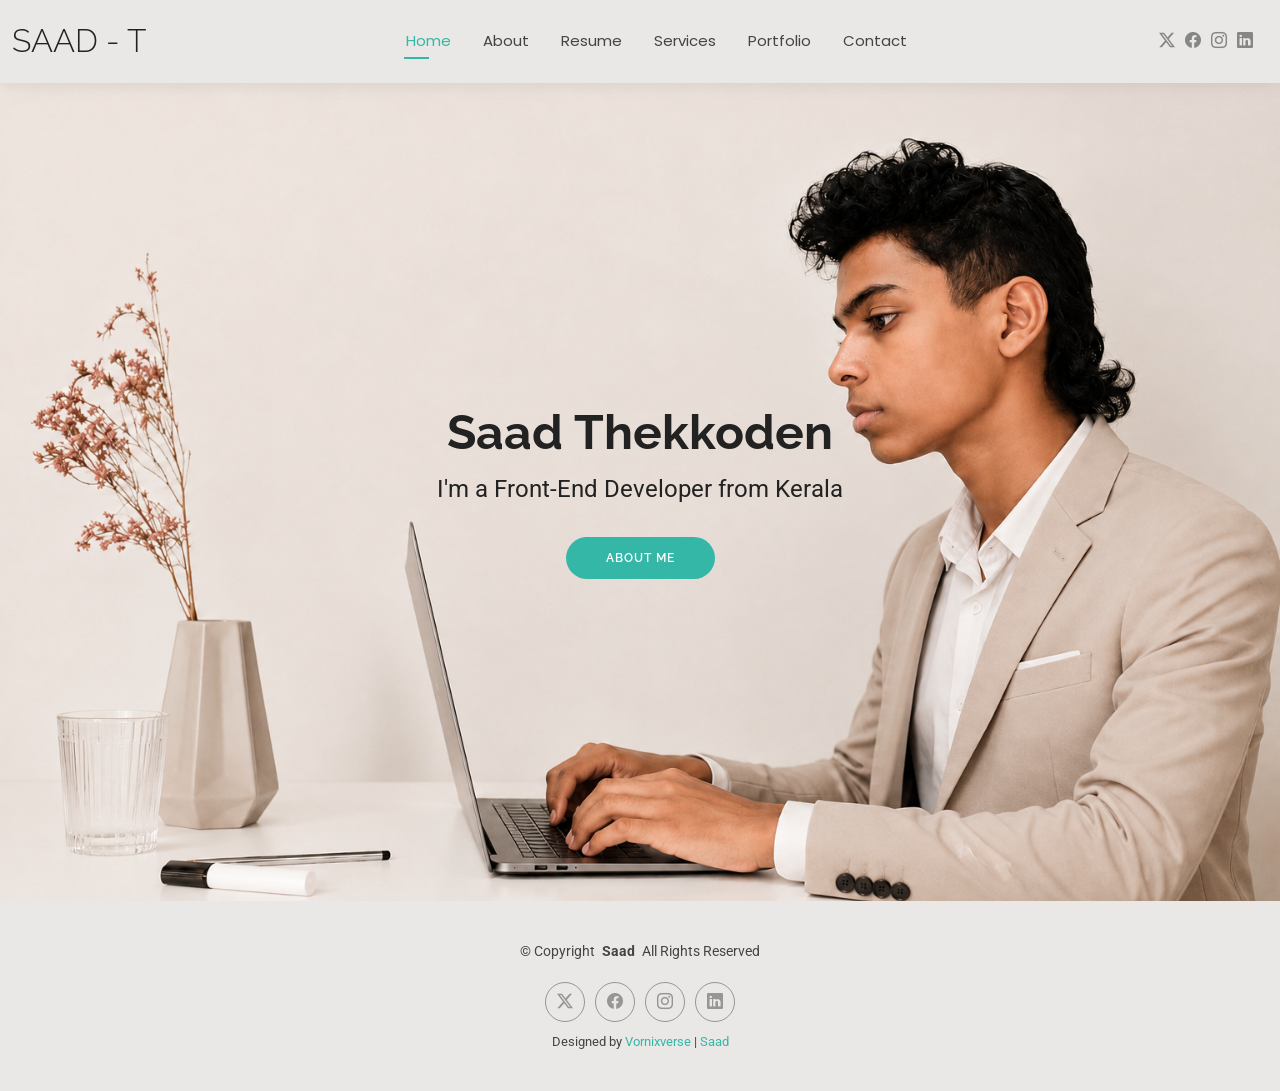
<file: index.html>
<!DOCTYPE html>
<html lang="en">

<head>
  <meta charset="utf-8">
  <meta content="width=device-width, initial-scale=1.0" name="viewport">
  <title>Saad Thekkoden WEB</title>
  <meta name="description" content="">
  <meta name="keywords" content="">

  <!-- Favicons -->
  <link href="https://scontent.cdninstagram.com/v/t51.82787-19/706813257_18103489105885304_3767223219603489092_n.jpg?stp=dst-jpg_s150x150_tt6&_nc_cat=103&ccb=7-5&_nc_sid=f7ccc5&efg=eyJ2ZW5jb2RlX3RhZyI6InByb2ZpbGVfcGljLnd3dy4xMDgwLkMzIn0%3D&_nc_ohc=IF32Fa0m8nIQ7kNvwEt-Rxa&_nc_oc=AdoT3-L7U9aDb8N8X7vcwng79_iUHTMvQy8XuFD5HgsHrac-2Z6p0fTEHyZ8oku0UlOQL0XwiMgztNYQ4rzCvhFq&_nc_zt=24&_nc_ht=scontent.cdninstagram.com&_nc_gid=SWU6SywnWYdBBf0BNW0SeQ&_nc_ss=7b689&oh=00_AQH02uomKcdLfRfkq9Ttqd56yum57oKBZdFopQ07n1FuiA&oe=6A961FC3" rel="icon"">
  <link href="https://scontent.cdninstagram.com/v/t51.82787-19/706813257_18103489105885304_3767223219603489092_n.jpg?stp=dst-jpg_s150x150_tt6&_nc_cat=103&ccb=7-5&_nc_sid=f7ccc5&efg=eyJ2ZW5jb2RlX3RhZyI6InByb2ZpbGVfcGljLnd3dy4xMDgwLkMzIn0%3D&_nc_ohc=IF32Fa0m8nIQ7kNvwEt-Rxa&_nc_oc=AdoT3-L7U9aDb8N8X7vcwng79_iUHTMvQy8XuFD5HgsHrac-2Z6p0fTEHyZ8oku0UlOQL0XwiMgztNYQ4rzCvhFq&_nc_zt=24&_nc_ht=scontent.cdninstagram.com&_nc_gid=SWU6SywnWYdBBf0BNW0SeQ&_nc_ss=7b689&oh=00_AQH02uomKcdLfRfkq9Ttqd56yum57oKBZdFopQ07n1FuiA&oe=6A961FC3" rel="apple-touch-icon">

  <!-- Fonts -->
  <link href="https://fonts.googleapis.com" rel="preconnect">
  <link href="https://fonts.gstatic.com" rel="preconnect" crossorigin>
  <link href="https://fonts.googleapis.com/css2?family=Roboto:ital,wght@0,100;0,300;0,400;0,500;0,700;0,900;1,100;1,300;1,400;1,500;1,700;1,900&family=Poppins:ital,wght@0,100;0,200;0,300;0,400;0,500;0,600;0,700;0,800;0,900;1,100;1,200;1,300;1,400;1,500;1,600;1,700;1,800;1,900&family=Raleway:ital,wght@0,100;0,200;0,300;0,400;0,500;0,600;0,700;0,800;0,900;1,100;1,200;1,300;1,400;1,500;1,600;1,700;1,800;1,900&display=swap" rel="stylesheet">

  <!-- Vendor CSS Files -->
  <link href="assets/vendor/bootstrap/css/bootstrap.min.css" rel="stylesheet">
  <link href="assets/vendor/bootstrap-icons/bootstrap-icons.css" rel="stylesheet">
  <link href="assets/vendor/aos/aos.css" rel="stylesheet">
  <link href="assets/vendor/swiper/swiper-bundle.min.css" rel="stylesheet">
  <link href="assets/vendor/glightbox/css/glightbox.min.css" rel="stylesheet">

  <!-- Main CSS File -->
  <link href="assets/css/main.css" rel="stylesheet">

  <!-- =======================================================
  * Template Name: Kelly
  * Template URL: https://bootstrapmade.com/kelly-free-bootstrap-cv-resume-html-template/
  * Updated: Aug 07 2024 with Bootstrap v5.3.3
  * Author: BootstrapMade.com
  * License: https://bootstrapmade.com/license/
  ======================================================== -->
</head>

<body class="index-page">

  <header id="header" class="header d-flex align-items-center light-background sticky-top">
    <div class="container-fluid position-relative d-flex align-items-center justify-content-between">

      <a href="index.html" class="logo d-flex align-items-center me-auto me-xl-0">
        <!-- Uncomment the line below if you also wish to use an image logo -->
        <!-- <img src="assets/img/logo.png" alt=""> -->
        <h1 class="sitename">Saad - T</h1>
      </a>

      <nav id="navmenu" class="navmenu">
        <ul>
          <li><a href="index.html" class="active">Home</a></li>
          <li><a href="about.html">About</a></li>
          <li><a href="resume.html">Resume</a></li>
          <li><a href="services.html">Services</a></li>
          <li><a href="">Portfolio</a></li>
          <!--li class="dropdown"><a href="#"><span>Dropdown</span> <i class="bi bi-chevron-down toggle-dropdown"></i></a>
            <ul>
              <li><a href="#">Dropdown 1</a></li>
              <li class="dropdown"><a href="#"><span>Deep Dropdown</span> <i class="bi bi-chevron-down toggle-dropdown"></i></a>
                <ul>
                  <li><a href="#">Deep Dropdown 1</a></li>
                  <li><a href="#">Deep Dropdown 2</a></li>
                  <li><a href="#">Deep Dropdown 3</a></li>
                  <li><a href="#">Deep Dropdown 4</a></li>
                  <li><a href="#">Deep Dropdown 5</a></li>
                </ul>
              </li>
              <li><a href="#">Dropdown 2</a></li>
              <li><a href="#">Dropdown 3</a></li>
              <li><a href="#">Dropdown 4</a></li>
            </ul>
          </li-->
          <li><a href="contact.html">Contact</a></li>
        </ul>
        <i class="mobile-nav-toggle d-xl-none bi bi-list"></i>
      </nav>

      <div class="header-social-links">
        <a href="https://x.com/Saadthekkoden" class="twitter"><i class="bi bi-twitter-x"></i></a>
        <a href="https://www.facebook.com/share/1CM95RQ8E6/" class="facebook"><i class="bi bi-facebook"></i></a>
        <a href="https://www.instagram.com/saahhdh_?igsi=MXNpejdrOW1udnZudg==" class="instagram"><i class="bi bi-instagram"></i></a>
        <a href="https://www.linkedin.com/in/saad-thekkoden-40726542b?utm_source=share_via&utm_content=profile&utm_medium=member_android" class="linkedin"><i class="bi bi-linkedin"></i></a>
      </div>

    </div>
  </header>

  <main class="main">

    <!-- Hero Section -->
    <section id="hero" class="hero section">

      <img src="assets/img/saad-bg.png" alt="" data-aos="fade-in">

      <div class="container text-center" data-aos="zoom-out" data-aos-delay="100">
        <div class="row justify-content-center">
          <div class="col-lg-8">
            <h2>Saad Thekkoden</h2>
            <p>I'm a Front-End Developer from Kerala</p>
            <a href="about.html" class="btn-get-started">About Me</a>
          </div>
        </div>
      </div>

    </section><!-- /Hero Section -->

  </main>

  <footer id="footer" class="footer light-background">

    <div class="container">
      <div class="copyright text-center ">
        <p>© <span>Copyright</span> <strong class="px-1 sitename">Saad</strong> <span>All Rights Reserved<br></span></p>
      </div>
      <div class="social-links d-flex justify-content-center">
        <a href="https://x.com/Saadthekkoden"><i class="bi bi-twitter-x"></i></a>
        <a href="https://www.facebook.com/share/1CM95RQ8E6/"><i class="bi bi-facebook"></i></a>
        <a href="https://www.instagram.com/saahhdh_?igsi=MXNpejdrOW1udnZudg=="><i class="bi bi-instagram"></i></a>
        <a href="https://www.linkedin.com/in/saad-thekkoden-40726542b?utm_source=share_via&utm_content=profile&utm_medium=member_android"><i class="bi bi-linkedin"></i></a>
      </div>
      <div class="credits">
        <!-- All the links in the footer should remain intact. -->
        <!-- You can delete the links only if you've purchased the pro version. -->
        <!-- Licensing information: https://bootstrapmade.com/license/ -->
        <!-- Purchase the pro version with working PHP/AJAX contact form: [buy-url] -->
        Designed by <a href="https://www.instagram.com/vornixversemalayalam/">Vornixverse</a> | <a href="https://www.instagram.com/saahhdh/">Saad</a>
      </div>
    </div>

  </footer>

  <!-- Scroll Top -->
  <a href="#" id="scroll-top" class="scroll-top d-flex align-items-center justify-content-center"><i class="bi bi-arrow-up-short"></i></a>

  <!-- Preloader -->
  <div id="preloader"></div>

  <!-- Vendor JS Files -->
  <script src="assets/vendor/bootstrap/js/bootstrap.bundle.min.js"></script>
  <script src="assets/vendor/php-email-form/validate.js"></script>
  <script src="assets/vendor/aos/aos.js"></script>
  <script src="assets/vendor/waypoints/noframework.waypoints.js"></script>
  <script src="assets/vendor/purecounter/purecounter_vanilla.js"></script>
  <script src="assets/vendor/swiper/swiper-bundle.min.js"></script>
  <script src="assets/vendor/glightbox/js/glightbox.min.js"></script>
  <script src="assets/vendor/imagesloaded/imagesloaded.pkgd.min.js"></script>
  <script src="assets/vendor/isotope-layout/isotope.pkgd.min.js"></script>

  <!-- Main JS File -->
  <script src="assets/js/main.js"></script>

</body>

</html>
</file>
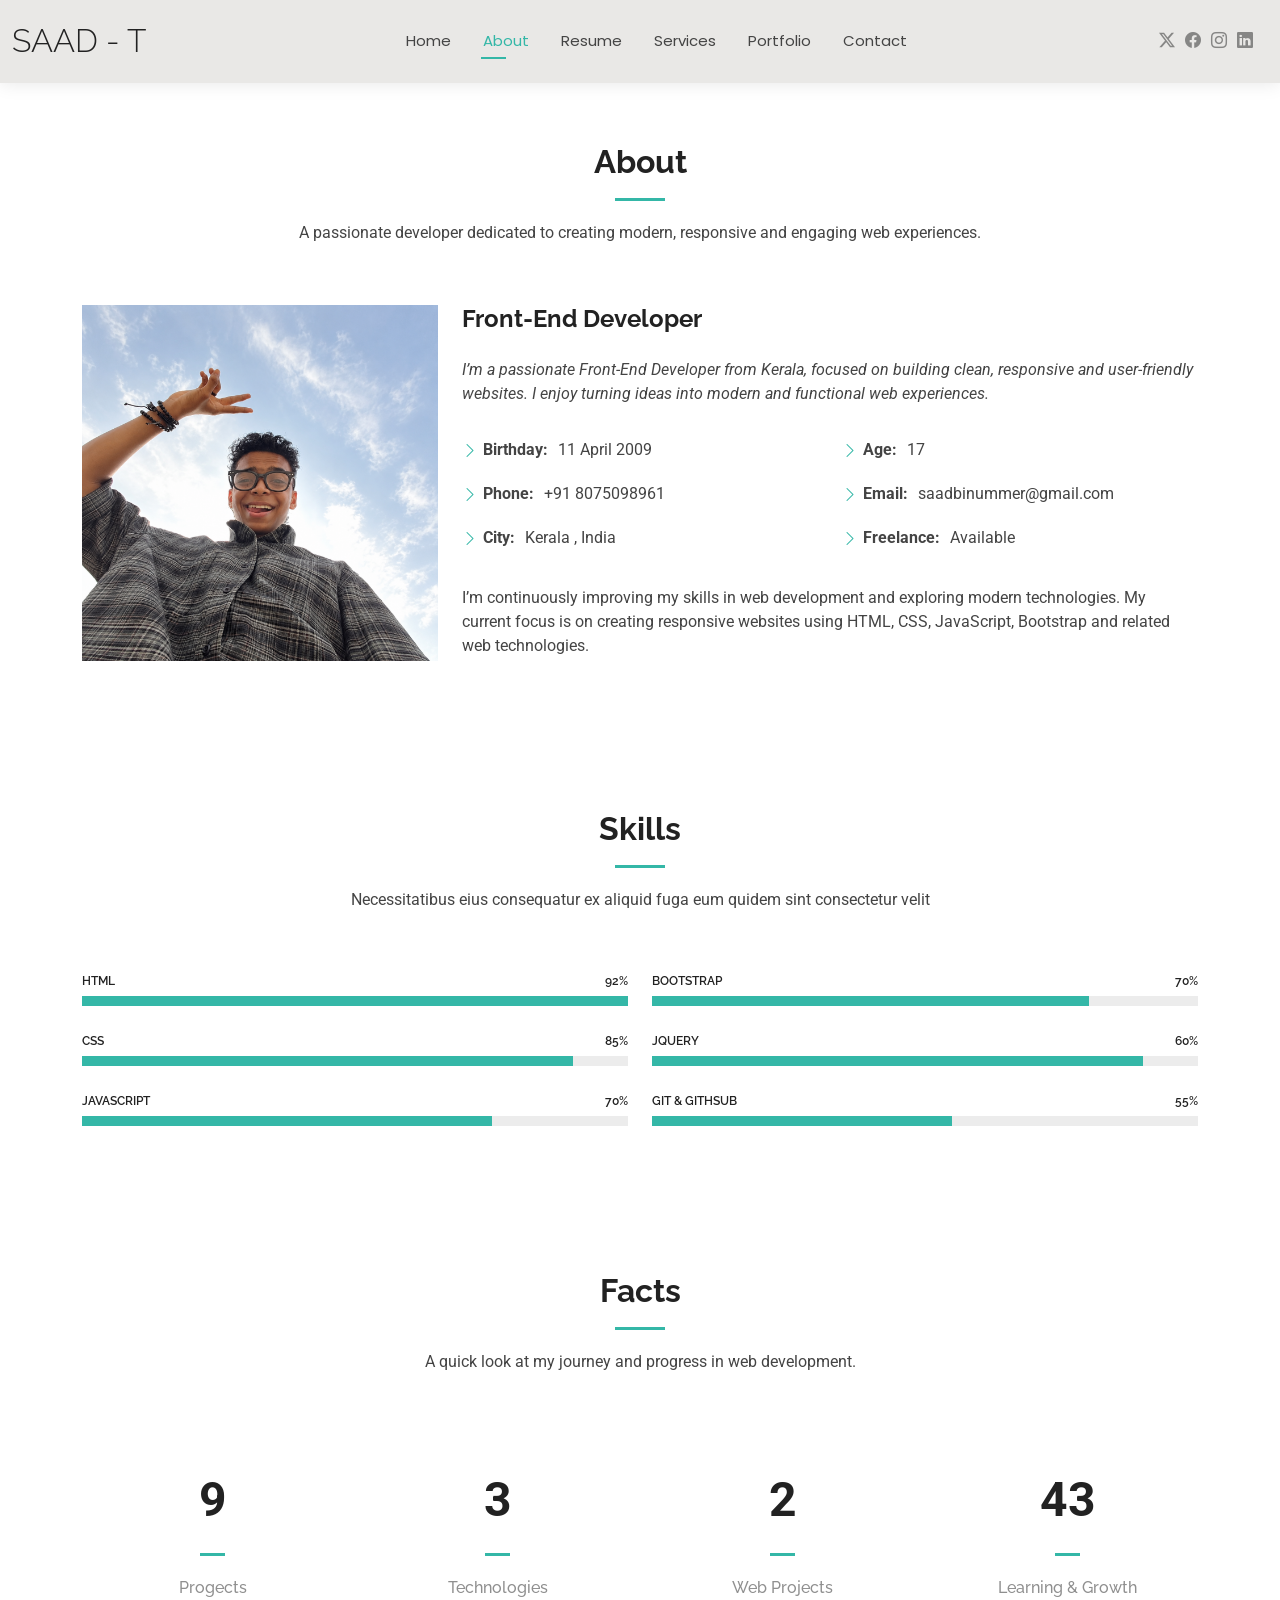
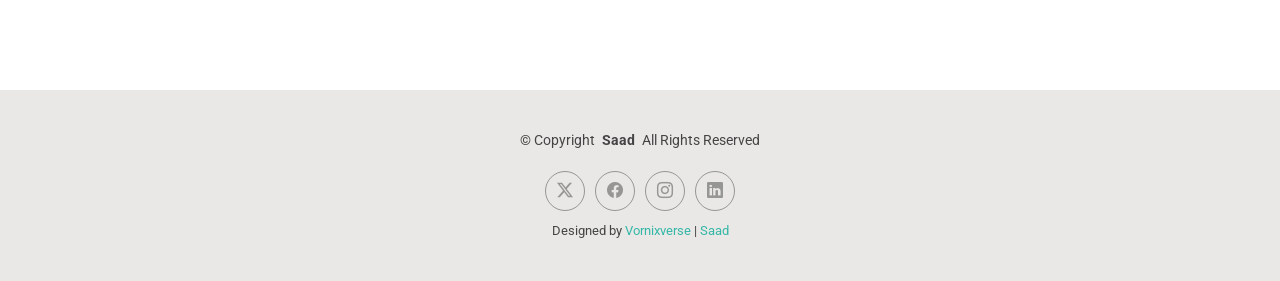
<file: about.html>
<!DOCTYPE html>
<html lang="en">

<head>
  <meta charset="utf-8">
  <meta content="width=device-width, initial-scale=1.0" name="viewport">
  <title>About - Saad Thekkoden</title>
  <meta name="description" content="">
  <meta name="keywords" content="">

  <!-- Favicons -->
  <link href="https://scontent.cdninstagram.com/v/t51.82787-19/706813257_18103489105885304_3767223219603489092_n.jpg?stp=dst-jpg_s150x150_tt6&_nc_cat=103&ccb=7-5&_nc_sid=f7ccc5&efg=eyJ2ZW5jb2RlX3RhZyI6InByb2ZpbGVfcGljLnd3dy4xMDgwLkMzIn0%3D&_nc_ohc=IF32Fa0m8nIQ7kNvwEt-Rxa&_nc_oc=AdoT3-L7U9aDb8N8X7vcwng79_iUHTMvQy8XuFD5HgsHrac-2Z6p0fTEHyZ8oku0UlOQL0XwiMgztNYQ4rzCvhFq&_nc_zt=24&_nc_ht=scontent.cdninstagram.com&_nc_gid=SWU6SywnWYdBBf0BNW0SeQ&_nc_ss=7b689&oh=00_AQH02uomKcdLfRfkq9Ttqd56yum57oKBZdFopQ07n1FuiA&oe=6A961FC3" rel="icon">
  <link href="https://scontent.cdninstagram.com/v/t51.82787-19/706813257_18103489105885304_3767223219603489092_n.jpg?stp=dst-jpg_s150x150_tt6&_nc_cat=103&ccb=7-5&_nc_sid=f7ccc5&efg=eyJ2ZW5jb2RlX3RhZyI6InByb2ZpbGVfcGljLnd3dy4xMDgwLkMzIn0%3D&_nc_ohc=IF32Fa0m8nIQ7kNvwEt-Rxa&_nc_oc=AdoT3-L7U9aDb8N8X7vcwng79_iUHTMvQy8XuFD5HgsHrac-2Z6p0fTEHyZ8oku0UlOQL0XwiMgztNYQ4rzCvhFq&_nc_zt=24&_nc_ht=scontent.cdninstagram.com&_nc_gid=SWU6SywnWYdBBf0BNW0SeQ&_nc_ss=7b689&oh=00_AQH02uomKcdLfRfkq9Ttqd56yum57oKBZdFopQ07n1FuiA&oe=6A961FC3" rel="apple-touch-icon">

  <!-- Fonts -->
  <link href="https://fonts.googleapis.com" rel="preconnect">
  <link href="https://fonts.gstatic.com" rel="preconnect" crossorigin>
  <link href="https://fonts.googleapis.com/css2?family=Roboto:ital,wght@0,100;0,300;0,400;0,500;0,700;0,900;1,100;1,300;1,400;1,500;1,700;1,900&family=Poppins:ital,wght@0,100;0,200;0,300;0,400;0,500;0,600;0,700;0,800;0,900;1,100;1,200;1,300;1,400;1,500;1,600;1,700;1,800;1,900&family=Raleway:ital,wght@0,100;0,200;0,300;0,400;0,500;0,600;0,700;0,800;0,900;1,100;1,200;1,300;1,400;1,500;1,600;1,700;1,800;1,900&display=swap" rel="stylesheet">

  <!-- Vendor CSS Files -->
  <link href="assets/vendor/bootstrap/css/bootstrap.min.css" rel="stylesheet">
  <link href="assets/vendor/bootstrap-icons/bootstrap-icons.css" rel="stylesheet">
  <link href="assets/vendor/aos/aos.css" rel="stylesheet">
  <link href="assets/vendor/swiper/swiper-bundle.min.css" rel="stylesheet">
  <link href="assets/vendor/glightbox/css/glightbox.min.css" rel="stylesheet">

  <!-- Main CSS File -->
  <link href="assets/css/main.css" rel="stylesheet">

  <!-- =======================================================
  * Template Name: Saad
  * Template URL: https://bootstrapmade.com/kelly-free-bootstrap-cv-resume-html-template/
  * Updated: Aug 07 2024 with Bootstrap v5.3.3
  * Author: BootstrapMade.com
  * License: https://bootstrapmade.com/license/
  ======================================================== -->
</head>

<body class="about-page">

  <header id="header" class="header d-flex align-items-center light-background sticky-top">
    <div class="container-fluid position-relative d-flex align-items-center justify-content-between">

      <a href="index.html" class="logo d-flex align-items-center me-auto me-xl-0">
        <!-- Uncomment the line below if you also wish to use an image logo -->
        <!-- <img src="assets/img/logo.png" alt=""> -->
        <h1 class="sitename">Saad - T</h1>
      </a>

      <nav id="navmenu" class="navmenu">
        <ul>
          <li><a href="index.html">Home</a></li>
          <li><a href="about.html" class="active">About</a></li>
          <li><a href="resume.html">Resume</a></li>
          <li><a href="services.html">Services</a></li>
          <li><a href="">Portfolio</a></li>
          <!--li class="dropdown"><a href="#"><span>Dropdown</span> <i class="bi bi-chevron-down toggle-dropdown"></i></a>
            <ul>
              <li><a href="#">Dropdown 1</a></li>
              <li class="dropdown"><a href="#"><span>Deep Dropdown</span> <i class="bi bi-chevron-down toggle-dropdown"></i></a>
                <ul>
                  <li><a href="#">Deep Dropdown 1</a></li>
                  <li><a href="#">Deep Dropdown 2</a></li>
                  <li><a href="#">Deep Dropdown 3</a></li>
                  <li><a href="#">Deep Dropdown 4</a></li>
                  <li><a href="#">Deep Dropdown 5</a></li>
                </ul>
              </li>
              <li><a href="#">Dropdown 2</a></li>
              <li><a href="#">Dropdown 3</a></li>
              <li><a href="#">Dropdown 4</a></li>
            </ul>
          </li-->
          <li><a href="contact.html">Contact</a></li>
        </ul>
        <i class="mobile-nav-toggle d-xl-none bi bi-list"></i>
      </nav>

      <div class="header-social-links">
        <a href="https://x.com/Saadthekkoden" class="twitter"><i class="bi bi-twitter-x"></i></a>
        <a href="https://www.facebook.com/share/1CM95RQ8E6/" class="facebook"><i class="bi bi-facebook"></i></a>
        <a href="https://www.instagram.com/saahhdh_?igsi=MXNpejdrOW1udnZudg==" class="instagram"><i class="bi bi-instagram"></i></a>
        <a href="https://www.linkedin.com/in/saad-thekkoden-40726542b?utm_source=share_via&utm_content=profile&utm_medium=member_android" class="linkedin"><i class="bi bi-linkedin"></i></a>
      </div>

    </div>
  </header>

  <main class="main">

    <!-- About Section -->
    <section id="about" class="about section">

      <!-- Section Title -->
      <div class="container section-title" data-aos="fade-up">
        <h2>About</h2>
        <p>A passionate developer dedicated to creating modern, responsive and engaging web experiences.</p>
      </div><!-- End Section Title -->

      <div class="container" data-aos="fade-up" data-aos-delay="100">

        <div class="row gy-4 justify-content-center">
          <div class="col-lg-4">
            <img src="assets/img/file_0000000087f08211ba8d2c2ede142617.png" class="img-fluid" alt="">
          </div>
          <div class="col-lg-8 content">
            <h2>Front-End Developer</h2>
            <p class="fst-italic py-3">
              I’m a passionate Front-End Developer from Kerala, focused on building clean, responsive and user-friendly websites. I enjoy turning ideas into modern and functional web experiences.
            </p>
            <div class="row">
              <div class="col-lg-6">
                <ul>
                  <li><i class="bi bi-chevron-right"></i> <strong>Birthday:</strong> <span>11 April 2009</span></li>
                  <li><i class="bi bi-chevron-right"></i> <strong>Phone:</strong> <span>+91 8075098961</span></li>
                  <li><i class="bi bi-chevron-right"></i> <strong>City:</strong> <span>Kerala , India</span></li>
                </ul>
              </div>
              <div class="col-lg-6">
                <ul>
                  <li><i class="bi bi-chevron-right"></i> <strong>Age:</strong> <span>17</span></li>
                  <li><i class="bi bi-chevron-right"></i> <strong>Email:</strong> <span>saadbinummer@gmail.com</span></li>
                  <li><i class="bi bi-chevron-right"></i> <strong>Freelance:</strong> <span>Available</span></li>
                </ul>
              </div>
            </div>
            <p class="py-3">
              I’m continuously improving my skills in web development and exploring modern technologies. My current focus is on creating responsive websites using HTML, CSS, JavaScript, Bootstrap and related web technologies.
            </p>
          </div>
        </div>

      </div>

    </section><!-- /About Section -->

    <!-- Skills Section -->
    <section id="skills" class="skills section">

      <!-- Section Title -->
      <div class="container section-title" data-aos="fade-up">
        <h2>Skills</h2>
        <p>Necessitatibus eius consequatur ex aliquid fuga eum quidem sint consectetur velit</p>
      </div><!-- End Section Title -->

      <div class="container" data-aos="fade-up" data-aos-delay="100">

        <div class="row skills-content skills-animation">

          <div class="col-lg-6">

            <div class="progress">
              <span class="skill"><span>HTML</span> <i class="val">92%</i></span>
              <div class="progress-bar-wrap">
                <div class="progress-bar" role="progressbar" aria-valuenow="100" aria-valuemin="0" aria-valuemax="100"></div>
              </div>
            </div><!-- End Skills Item -->

            <div class="progress">
              <span class="skill"><span>CSS</span> <i class="val">85%</i></span>
              <div class="progress-bar-wrap">
                <div class="progress-bar" role="progressbar" aria-valuenow="90" aria-valuemin="0" aria-valuemax="100"></div>
              </div>
            </div><!-- End Skills Item -->

            <div class="progress">
              <span class="skill"><span>JavaScript</span> <i class="val">70%</i></span>
              <div class="progress-bar-wrap">
                <div class="progress-bar" role="progressbar" aria-valuenow="75" aria-valuemin="0" aria-valuemax="100"></div>
              </div>
            </div><!-- End Skills Item -->

          </div>

          <div class="col-lg-6">

            <div class="progress">
              <span class="skill"><span>Bootstrap</span> <i class="val">70%</i></span>
              <div class="progress-bar-wrap">
                <div class="progress-bar" role="progressbar" aria-valuenow="80" aria-valuemin="0" aria-valuemax="100"></div>
              </div>
            </div><!-- End Skills Item -->

            <div class="progress">
              <span class="skill"><span>jQuery</span> <i class="val">60%</i></span>
              <div class="progress-bar-wrap">
                <div class="progress-bar" role="progressbar" aria-valuenow="90" aria-valuemin="0" aria-valuemax="100"></div>
              </div>
            </div><!-- End Skills Item -->

            <div class="progress">
              <span class="skill"><span>Git & GitHSub</span> <i class="val">55%</i></span>
              <div class="progress-bar-wrap">
                <div class="progress-bar" role="progressbar" aria-valuenow="55" aria-valuemin="0" aria-valuemax="100"></div>
              </div>
            </div><!-- End Skills Item -->

          </div>

        </div>

      </div>

    </section><!-- /Skills Section -->

    <!-- Stats Section -->
    <section id="stats" class="stats section">

      <!-- Section Title -->
      <div class="container section-title" data-aos="fade-up">
        <h2>Facts</h2>
        <p>A quick look at my journey and progress in web development.</p>
      </div><!-- End Section Title -->

      <div class="container" data-aos="fade-up" data-aos-delay="100">

        <div class="row gy-4">

          <div class="col-lg-3 col-md-6">
            <div class="stats-item text-center w-100 h-100">
              <span data-purecounter-start="0" data-purecounter-end="20" data-purecounter-duration="1" class="purecounter"></span>
              <p>Progects</p>
            </div>
          </div><!-- End Stats Item -->

          <div class="col-lg-3 col-md-6">
            <div class="stats-item text-center w-100 h-100">
              <span data-purecounter-start="0" data-purecounter-end="8" data-purecounter-duration="1" class="purecounter"></span>
              <p>Technologies</p>
            </div>
          </div><!-- End Stats Item -->

          <div class="col-lg-3 col-md-6">
            <div class="stats-item text-center w-100 h-100">
              <span data-purecounter-start="0" data-purecounter-end="5" data-purecounter-duration="1" class="purecounter"></span>
              <p>Web Projects</p>
            </div>
          </div><!-- End Stats Item -->

          <div class="col-lg-3 col-md-6">
            <div class="stats-item text-center w-100 h-100">
              <span data-purecounter-start="0" data-purecounter-end="100" data-purecounter-duration="1" class="purecounter"></span>
              <p>Learning & Growth</p>
            </div>
          </div><!-- End Stats Item -->

        </div>

      </div>

    </section><!-- /Stats Section -->


    
  

  </main>

  <footer id="footer" class="footer light-background">

    <div class="container">
      <div class="copyright text-center ">
        <p>© <span>Copyright</span> <strong class="px-1 sitename">Saad</strong> <span>All Rights Reserved<br></span></p>
      </div>
      <div class="social-links d-flex justify-content-center">
        <a href="https://x.com/Saadthekkoden"><i class="bi bi-twitter-x"></i></a>
        <a href="https://www.facebook.com/share/1CM95RQ8E6/"><i class="bi bi-facebook"></i></a>
        <a href="https://www.instagram.com/saahhdh_?igsi=MXNpejdrOW1udnZudg=="><i class="bi bi-instagram"></i></a>
        <a href="https://www.linkedin.com/in/saad-thekkoden-40726542b?utm_source=share_via&utm_content=profile&utm_medium=member_android"><i class="bi bi-linkedin"></i></a>
      </div>
      <div class="credits">
        <!-- All the links in the footer should remain intact. -->
        <!-- You can delete the links only if you've purchased the pro version. -->
        <!-- Licensing information: https://bootstrapmade.com/license/ -->
        <!-- Purchase the pro version with working PHP/AJAX contact form: [buy-url] -->
        Designed by <a href="https://www.instagram.com/vornixversemalayalam/">Vornixverse</a> | <a href="https://www.instagram.com/saahhdh/">Saad</a>
      </div>
    </div>

  </footer>

  <!-- Scroll Top -->
  <a href="#" id="scroll-top" class="scroll-top d-flex align-items-center justify-content-center"><i class="bi bi-arrow-up-short"></i></a>

  <!-- Preloader -->
  <div id="preloader"></div>

  <!-- Vendor JS Files -->
  <script src="assets/vendor/bootstrap/js/bootstrap.bundle.min.js"></script>
  <script src="assets/vendor/php-email-form/validate.js"></script>
  <script src="assets/vendor/aos/aos.js"></script>
  <script src="assets/vendor/waypoints/noframework.waypoints.js"></script>
  <script src="assets/vendor/purecounter/purecounter_vanilla.js"></script>
  <script src="assets/vendor/swiper/swiper-bundle.min.js"></script>
  <script src="assets/vendor/glightbox/js/glightbox.min.js"></script>
  <script src="assets/vendor/imagesloaded/imagesloaded.pkgd.min.js"></script>
  <script src="assets/vendor/isotope-layout/isotope.pkgd.min.js"></script>

  <!-- Main JS File -->
  <script src="assets/js/main.js"></script>

</body>

</html>
</file>
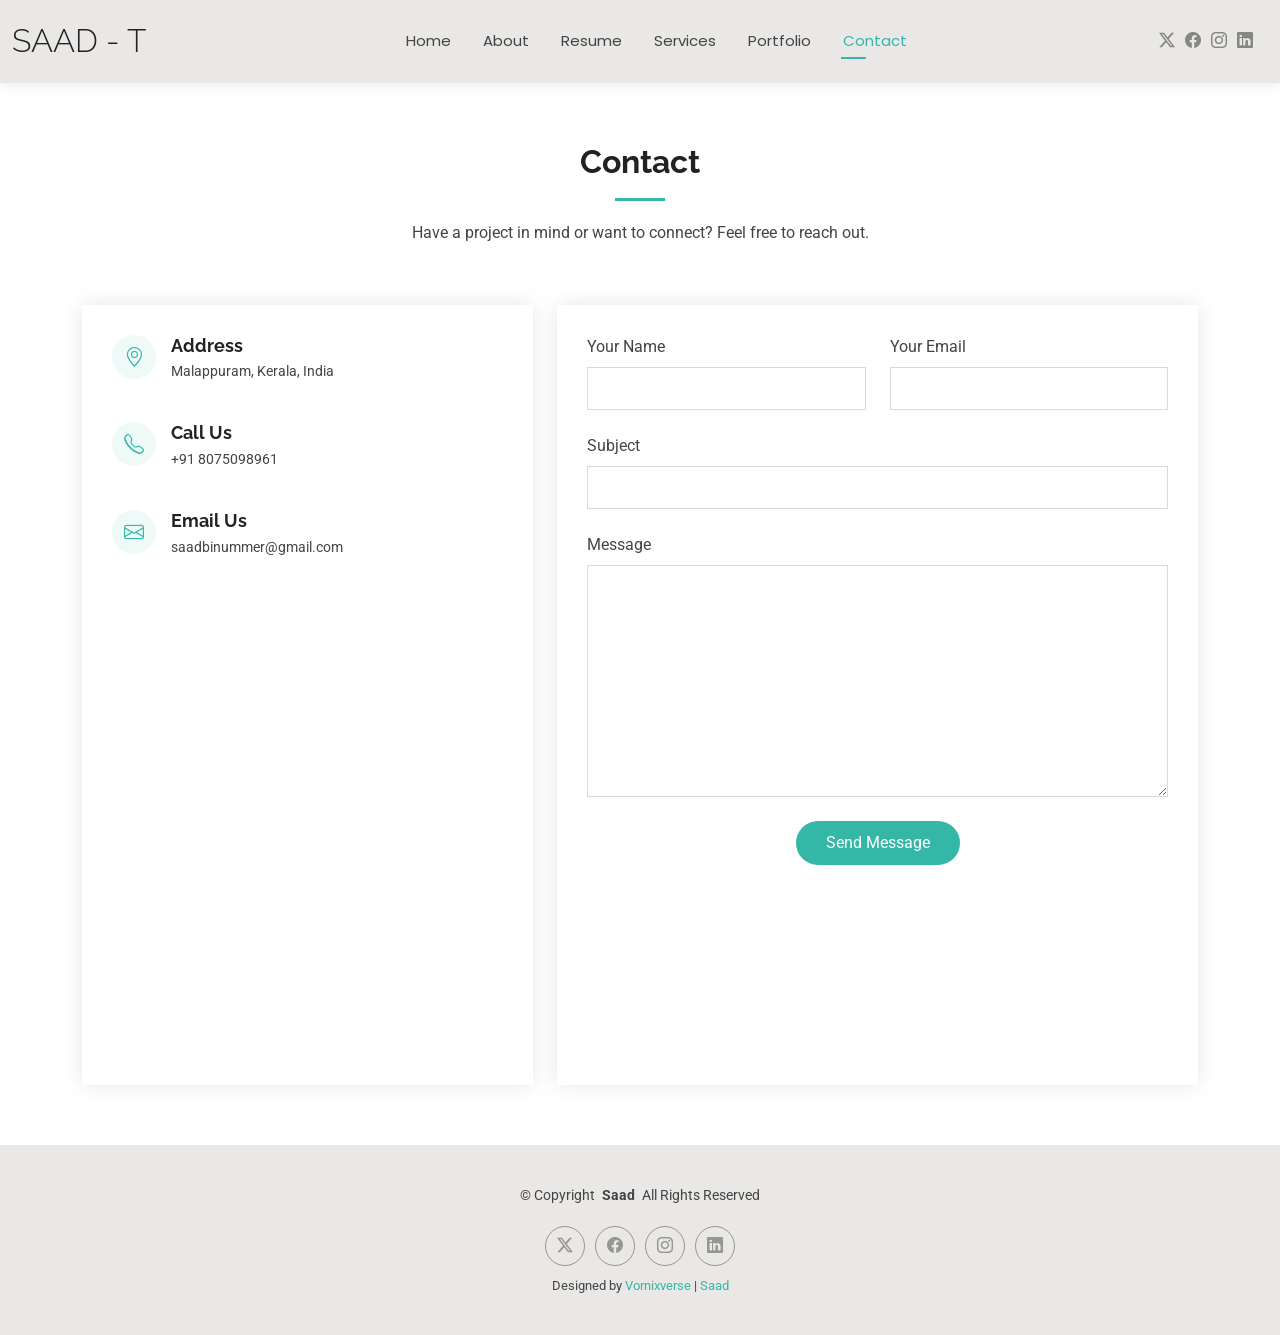
<file: contact.html>
<!DOCTYPE html>
<html lang="en">

<head>
  <meta charset="utf-8">
  <meta content="width=device-width, initial-scale=1.0" name="viewport">
  <title>Contact - Saad Thekkoden</title>
  <meta name="description" content="">
  <meta name="keywords" content="">

  <!-- Favicons -->
  <link href="https://scontent.cdninstagram.com/v/t51.82787-19/706813257_18103489105885304_3767223219603489092_n.jpg?stp=dst-jpg_s150x150_tt6&_nc_cat=103&ccb=7-5&_nc_sid=f7ccc5&efg=eyJ2ZW5jb2RlX3RhZyI6InByb2ZpbGVfcGljLnd3dy4xMDgwLkMzIn0%3D&_nc_ohc=IF32Fa0m8nIQ7kNvwEt-Rxa&_nc_oc=AdoT3-L7U9aDb8N8X7vcwng79_iUHTMvQy8XuFD5HgsHrac-2Z6p0fTEHyZ8oku0UlOQL0XwiMgztNYQ4rzCvhFq&_nc_zt=24&_nc_ht=scontent.cdninstagram.com&_nc_gid=SWU6SywnWYdBBf0BNW0SeQ&_nc_ss=7b689&oh=00_AQH02uomKcdLfRfkq9Ttqd56yum57oKBZdFopQ07n1FuiA&oe=6A961FC3" rel="icon">
  <link href="https://scontent.cdninstagram.com/v/t51.82787-19/706813257_18103489105885304_3767223219603489092_n.jpg?stp=dst-jpg_s150x150_tt6&_nc_cat=103&ccb=7-5&_nc_sid=f7ccc5&efg=eyJ2ZW5jb2RlX3RhZyI6InByb2ZpbGVfcGljLnd3dy4xMDgwLkMzIn0%3D&_nc_ohc=IF32Fa0m8nIQ7kNvwEt-Rxa&_nc_oc=AdoT3-L7U9aDb8N8X7vcwng79_iUHTMvQy8XuFD5HgsHrac-2Z6p0fTEHyZ8oku0UlOQL0XwiMgztNYQ4rzCvhFq&_nc_zt=24&_nc_ht=scontent.cdninstagram.com&_nc_gid=SWU6SywnWYdBBf0BNW0SeQ&_nc_ss=7b689&oh=00_AQH02uomKcdLfRfkq9Ttqd56yum57oKBZdFopQ07n1FuiA&oe=6A961FC3" rel="apple-touch-icon">

  <!-- Fonts -->
  <link href="https://fonts.googleapis.com" rel="preconnect">
  <link href="https://fonts.gstatic.com" rel="preconnect" crossorigin>
  <link href="https://fonts.googleapis.com/css2?family=Roboto:ital,wght@0,100;0,300;0,400;0,500;0,700;0,900;1,100;1,300;1,400;1,500;1,700;1,900&family=Poppins:ital,wght@0,100;0,200;0,300;0,400;0,500;0,600;0,700;0,800;0,900;1,100;1,200;1,300;1,400;1,500;1,600;1,700;1,800;1,900&family=Raleway:ital,wght@0,100;0,200;0,300;0,400;0,500;0,600;0,700;0,800;0,900;1,100;1,200;1,300;1,400;1,500;1,600;1,700;1,800;1,900&display=swap" rel="stylesheet">

  <!-- Vendor CSS Files -->
  <link href="assets/vendor/bootstrap/css/bootstrap.min.css" rel="stylesheet">
  <link href="assets/vendor/bootstrap-icons/bootstrap-icons.css" rel="stylesheet">
  <link href="assets/vendor/aos/aos.css" rel="stylesheet">
  <link href="assets/vendor/swiper/swiper-bundle.min.css" rel="stylesheet">
  <link href="assets/vendor/glightbox/css/glightbox.min.css" rel="stylesheet">

  <!-- Main CSS File -->
  <link href="assets/css/main.css" rel="stylesheet">

  <!-- =======================================================
  * Template Name: Kelly
  * Template URL: https://bootstrapmade.com/kelly-free-bootstrap-cv-resume-html-template/
  * Updated: Aug 07 2024 with Bootstrap v5.3.3
  * Author: BootstrapMade.com
  * License: https://bootstrapmade.com/license/
  ======================================================== -->
</head>

<body class="contact-page">

  <header id="header" class="header d-flex align-items-center light-background sticky-top">
    <div class="container-fluid position-relative d-flex align-items-center justify-content-between">

      <a href="index.html" class="logo d-flex align-items-center me-auto me-xl-0">
        <!-- Uncomment the line below if you also wish to use an image logo -->
        <!-- <img src="assets/img/logo.png" alt=""> -->
        <h1 class="sitename">SAAD - T</h1>
      </a>

      <nav id="navmenu" class="navmenu">
        <ul>
          <li><a href="index.html">Home</a></li>
          <li><a href="about.html">About</a></li>
          <li><a href="resume.html">Resume</a></li>
          <li><a href="services.html">Services</a></li>
          <li><a href="">Portfolio</a></li>
          <!--li class="dropdown"><a href="#"><span>Dropdown</span> <i class="bi bi-chevron-down toggle-dropdown"></i></a>
            <ul>
              <li><a href="#">Dropdown 1</a></li>
              <li class="dropdown"><a href="#"><span>Deep Dropdown</span> <i class="bi bi-chevron-down toggle-dropdown"></i></a>
                <ul>
                  <li><a href="#">Deep Dropdown 1</a></li>
                  <li><a href="#">Deep Dropdown 2</a></li>
                  <li><a href="#">Deep Dropdown 3</a></li>
                  <li><a href="#">Deep Dropdown 4</a></li>
                  <li><a href="#">Deep Dropdown 5</a></li>
                </ul>
              </li>
              <li><a href="#">Dropdown 2</a></li>
              <li><a href="#">Dropdown 3</a></li>
              <li><a href="#">Dropdown 4</a></li>
            </ul>
          </li-->
          <li><a href="contact.html" class="active">Contact</a></li>
        </ul>
        <i class="mobile-nav-toggle d-xl-none bi bi-list"></i>
      </nav>

      <div class="header-social-links">
        <a href="https://x.com/Saadthekkoden" class="twitter"><i class="bi bi-twitter-x"></i></a>
        <a href="https://www.facebook.com/share/1CM95RQ8E6/" class="facebook"><i class="bi bi-facebook"></i></a>
        <a href="https://www.instagram.com/saahhdh_?igsi=MXNpejdrOW1udnZudg==" class="instagram"><i class="bi bi-instagram"></i></a>
        <a href="https://www.linkedin.com/in/saad-thekkoden-40726542b?utm_source=share_via&utm_content=profile&utm_medium=member_android" class="linkedin"><i class="bi bi-linkedin"></i></a>
      </div>

    </div>
  </header>

  <main class="main">

    <!-- Contact Section -->
    <section id="contact" class="contact section">

      <!-- Section Title -->
      <div class="container section-title" data-aos="fade-up">
        <h2>Contact</h2>
        <p>Have a project in mind or want to connect? Feel free to reach out.</p>
      </div><!-- End Section Title -->

      <div class="container" data-aos="fade-up" data-aos-delay="100">

        <div class="row gy-4">

          <div class="col-lg-5">

            <div class="info-wrap">
              <div class="info-item d-flex" data-aos="fade-up" data-aos-delay="200">
                <i class="bi bi-geo-alt flex-shrink-0"></i>
                <div>
                  <h3>Address</h3>
                  <p>Malappuram, Kerala, India</p>
                </div>
              </div><!-- End Info Item -->

              <div class="info-item d-flex" data-aos="fade-up" data-aos-delay="300">
                <i class="bi bi-telephone flex-shrink-0"></i>
                <div>
                  <h3>Call Us</h3>
                  <p>+91 8075098961</p>
                </div>
              </div><!-- End Info Item -->

              <div class="info-item d-flex" data-aos="fade-up" data-aos-delay="400">
                <i class="bi bi-envelope flex-shrink-0"></i>
                <div>
                  <h3>Email Us</h3>
                  <p>saadbinummer@gmail.com</p>
                </div>
              </div><!-- End Info Item -->

              <iframe src="https://www.google.com/maps/embed?pb=!1m17!1m12!1m3!1d3911.3193714236036!2d76.344684!3d11.384333999999999!2m3!1f0!2f0!3f0!3m2!1i1024!2i768!4f13.1!3m2!1m1!2zMTHCsDIzJzAzLjYiTiA3NsKwMjAnNDAuOSJF!5e0!3m2!1sen!2sin!4v1787910413613!5m2!1sen!2sin" width="600" height="450" style="border:0;" allowfullscreen="" loading="lazy" referrerpolicy="strict-origin-when-cross-origin"></iframe>
            </div>
          </div>

          <div class="col-lg-7">
            <form action="forms/contact.php" method="post" class="php-email-form" data-aos="fade-up" data-aos-delay="200">
              <div class="row gy-4">

                <div class="col-md-6">
                  <label for="name-field" class="pb-2">Your Name</label>
                  <input type="text" name="name" id="name-field" class="form-control" required="">
                </div>

                <div class="col-md-6">
                  <label for="email-field" class="pb-2">Your Email</label>
                  <input type="email" class="form-control" name="email" id="email-field" required="">
                </div>

                <div class="col-md-12">
                  <label for="subject-field" class="pb-2">Subject</label>
                  <input type="text" class="form-control" name="subject" id="subject-field" required="">
                </div>

                <div class="col-md-12">
                  <label for="message-field" class="pb-2">Message</label>
                  <textarea class="form-control" name="message" rows="10" id="message-field" required=""></textarea>
                </div>

                <div class="col-md-12 text-center">
                  <div class="loading">Loading</div>
                  <div class="error-message"></div>
                  <div class="sent-message">Your message has been sent. Thank you!</div>

                  <button type="submit">Send Message</button>
                </div>

              </div>
            </form>
          </div><!-- End Contact Form -->

        </div>

      </div>

    </section><!-- /Contact Section -->

  </main>

  <footer id="footer" class="footer light-background">

    <div class="container">
      <div class="copyright text-center ">
        <p>© <span>Copyright</span> <strong class="px-1 sitename">Saad</strong> <span>All Rights Reserved<br></span></p>
      </div>
      <div class="social-links d-flex justify-content-center">
        <a href="https://x.com/Saadthekkoden"><i class="bi bi-twitter-x"></i></a>
        <a href="https://www.facebook.com/share/1CM95RQ8E6/"><i class="bi bi-facebook"></i></a>
        <a href="https://www.instagram.com/saahhdh_?igsi=MXNpejdrOW1udnZudg=="><i class="bi bi-instagram"></i></a>
        <a href="https://www.linkedin.com/in/saad-thekkoden-40726542b?utm_source=share_via&utm_content=profile&utm_medium=member_android"><i class="bi bi-linkedin"></i></a>
      </div>
      <div class="credits">
        <!-- All the links in the footer should remain intact. -->
        <!-- You can delete the links only if you've purchased the pro version. -->
        <!-- Licensing information: https://bootstrapmade.com/license/ -->
        <!-- Purchase the pro version with working PHP/AJAX contact form: [buy-url] -->
        Designed by <a href="https://www.instagram.com/vornixversemalayalam/">Vornixverse</a> | <a href="https://www.instagram.com/saahhdh/">Saad</a>
      </div>
    </div>

  </footer>

  <!-- Scroll Top -->
  <a href="#" id="scroll-top" class="scroll-top d-flex align-items-center justify-content-center"><i class="bi bi-arrow-up-short"></i></a>

  <!-- Preloader -->
  <div id="preloader"></div>

  <!-- Vendor JS Files -->
  <script src="assets/vendor/bootstrap/js/bootstrap.bundle.min.js"></script>
  <script src="assets/vendor/php-email-form/validate.js"></script>
  <script src="assets/vendor/aos/aos.js"></script>
  <script src="assets/vendor/waypoints/noframework.waypoints.js"></script>
  <script src="assets/vendor/purecounter/purecounter_vanilla.js"></script>
  <script src="assets/vendor/swiper/swiper-bundle.min.js"></script>
  <script src="assets/vendor/glightbox/js/glightbox.min.js"></script>
  <script src="assets/vendor/imagesloaded/imagesloaded.pkgd.min.js"></script>
  <script src="assets/vendor/isotope-layout/isotope.pkgd.min.js"></script>

  <!-- Main JS File -->
  <script src="assets/js/main.js"></script>

</body>

</html>
</file>
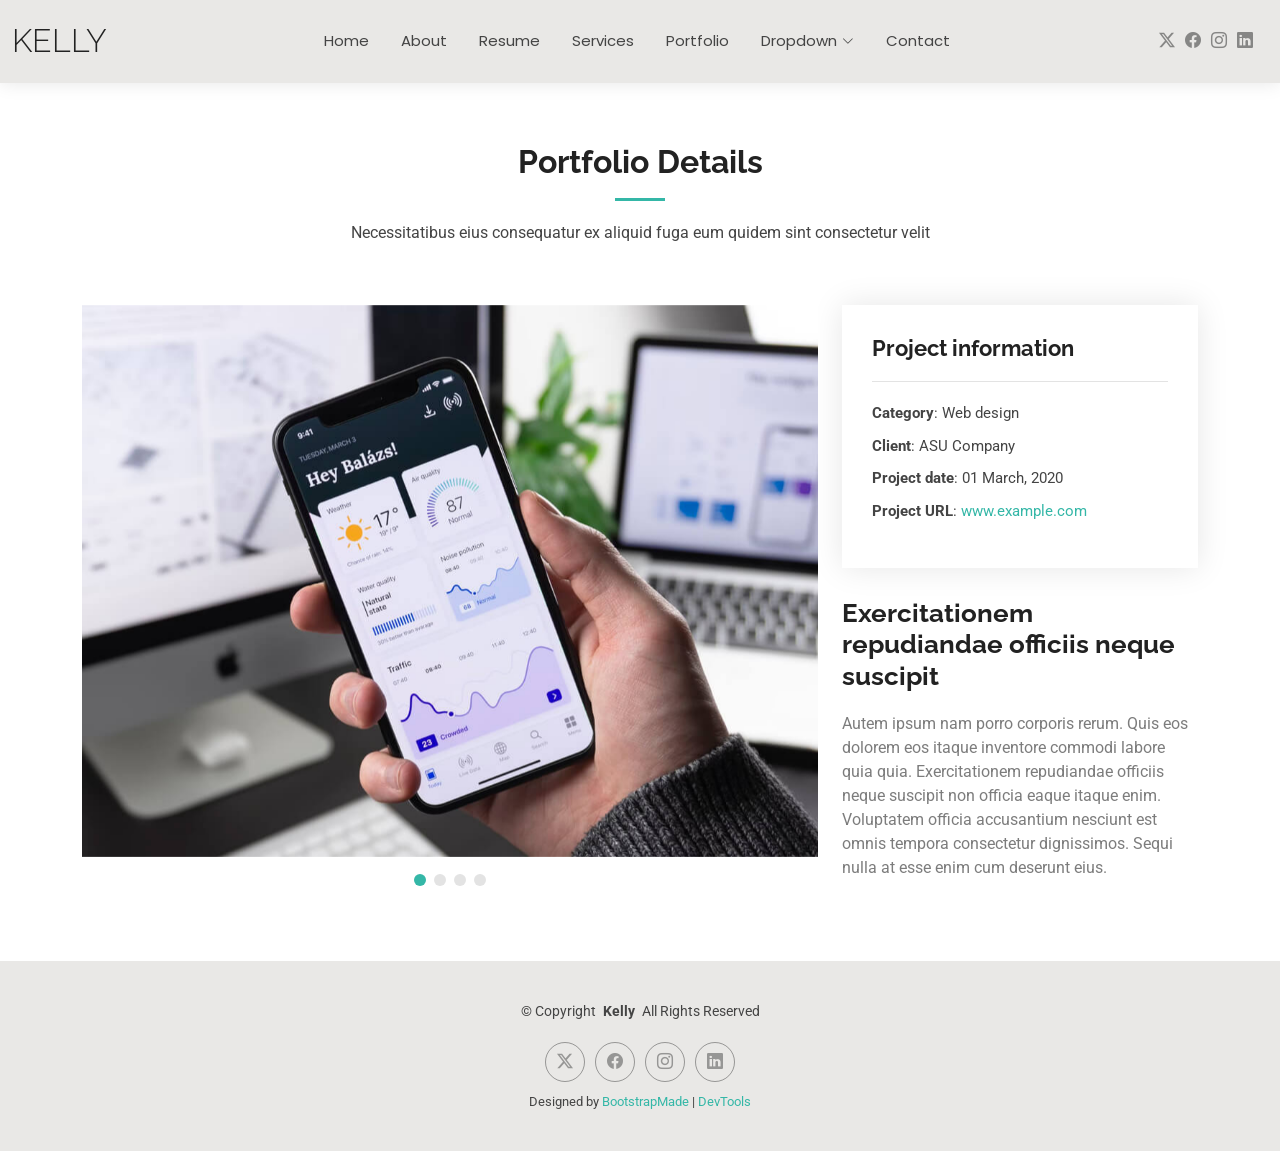
<file: portfolio-details.html>
<!DOCTYPE html>
<html lang="en">

<head>
  <meta charset="utf-8">
  <meta content="width=device-width, initial-scale=1.0" name="viewport">
  <title>Portfolio Details - Kelly Bootstrap Template</title>
  <meta name="description" content="">
  <meta name="keywords" content="">

  <!-- Favicons -->
  <link href="assets/img/favicon.png" rel="icon">
  <link href="assets/img/apple-touch-icon.png" rel="apple-touch-icon">

  <!-- Fonts -->
  <link href="https://fonts.googleapis.com" rel="preconnect">
  <link href="https://fonts.gstatic.com" rel="preconnect" crossorigin>
  <link href="https://fonts.googleapis.com/css2?family=Roboto:ital,wght@0,100;0,300;0,400;0,500;0,700;0,900;1,100;1,300;1,400;1,500;1,700;1,900&family=Poppins:ital,wght@0,100;0,200;0,300;0,400;0,500;0,600;0,700;0,800;0,900;1,100;1,200;1,300;1,400;1,500;1,600;1,700;1,800;1,900&family=Raleway:ital,wght@0,100;0,200;0,300;0,400;0,500;0,600;0,700;0,800;0,900;1,100;1,200;1,300;1,400;1,500;1,600;1,700;1,800;1,900&display=swap" rel="stylesheet">

  <!-- Vendor CSS Files -->
  <link href="assets/vendor/bootstrap/css/bootstrap.min.css" rel="stylesheet">
  <link href="assets/vendor/bootstrap-icons/bootstrap-icons.css" rel="stylesheet">
  <link href="assets/vendor/aos/aos.css" rel="stylesheet">
  <link href="assets/vendor/swiper/swiper-bundle.min.css" rel="stylesheet">
  <link href="assets/vendor/glightbox/css/glightbox.min.css" rel="stylesheet">

  <!-- Main CSS File -->
  <link href="assets/css/main.css" rel="stylesheet">

  <!-- =======================================================
  * Template Name: Kelly
  * Template URL: https://bootstrapmade.com/kelly-free-bootstrap-cv-resume-html-template/
  * Updated: Aug 07 2024 with Bootstrap v5.3.3
  * Author: BootstrapMade.com
  * License: https://bootstrapmade.com/license/
  ======================================================== -->
</head>

<body class="portfolio-details-page">

  <header id="header" class="header d-flex align-items-center light-background sticky-top">
    <div class="container-fluid position-relative d-flex align-items-center justify-content-between">

      <a href="index.html" class="logo d-flex align-items-center me-auto me-xl-0">
        <!-- Uncomment the line below if you also wish to use an image logo -->
        <!-- <img src="assets/img/logo.png" alt=""> -->
        <h1 class="sitename">Kelly</h1>
      </a>

      <nav id="navmenu" class="navmenu">
        <ul>
          <li><a href="index.html">Home</a></li>
          <li><a href="about.html">About</a></li>
          <li><a href="resume.html">Resume</a></li>
          <li><a href="services.html">Services</a></li>
          <li><a href="portfolio.html">Portfolio</a></li>
          <li class="dropdown"><a href="#"><span>Dropdown</span> <i class="bi bi-chevron-down toggle-dropdown"></i></a>
            <ul>
              <li><a href="#">Dropdown 1</a></li>
              <li class="dropdown"><a href="#"><span>Deep Dropdown</span> <i class="bi bi-chevron-down toggle-dropdown"></i></a>
                <ul>
                  <li><a href="#">Deep Dropdown 1</a></li>
                  <li><a href="#">Deep Dropdown 2</a></li>
                  <li><a href="#">Deep Dropdown 3</a></li>
                  <li><a href="#">Deep Dropdown 4</a></li>
                  <li><a href="#">Deep Dropdown 5</a></li>
                </ul>
              </li>
              <li><a href="#">Dropdown 2</a></li>
              <li><a href="#">Dropdown 3</a></li>
              <li><a href="#">Dropdown 4</a></li>
            </ul>
          </li>
          <li><a href="contact.html">Contact</a></li>
        </ul>
        <i class="mobile-nav-toggle d-xl-none bi bi-list"></i>
      </nav>

      <div class="header-social-links">
        <a href="#" class="twitter"><i class="bi bi-twitter-x"></i></a>
        <a href="#" class="facebook"><i class="bi bi-facebook"></i></a>
        <a href="#" class="instagram"><i class="bi bi-instagram"></i></a>
        <a href="#" class="linkedin"><i class="bi bi-linkedin"></i></a>
      </div>

    </div>
  </header>

  <main class="main">

    <!-- Portfolio Details Section -->
    <section id="portfolio-details" class="portfolio-details section">

      <!-- Section Title -->
      <div class="container section-title" data-aos="fade-up">
        <h2>Portfolio Details</h2>
        <p>Necessitatibus eius consequatur ex aliquid fuga eum quidem sint consectetur velit</p>
      </div><!-- End Section Title -->

      <div class="container" data-aos="fade-up" data-aos-delay="100">

        <div class="row gy-4">

          <div class="col-lg-8">
            <div class="portfolio-details-slider swiper init-swiper">

              <script type="application/json" class="swiper-config">
                {
                  "loop": true,
                  "speed": 600,
                  "autoplay": {
                    "delay": 5000
                  },
                  "slidesPerView": "auto",
                  "pagination": {
                    "el": ".swiper-pagination",
                    "type": "bullets",
                    "clickable": true
                  }
                }
              </script>

              <div class="swiper-wrapper align-items-center">

                <div class="swiper-slide">
                  <img src="assets/img/portfolio/app-1.jpg" alt="">
                </div>

                <div class="swiper-slide">
                  <img src="assets/img/portfolio/product-1.jpg" alt="">
                </div>

                <div class="swiper-slide">
                  <img src="assets/img/portfolio/branding-1.jpg" alt="">
                </div>

                <div class="swiper-slide">
                  <img src="assets/img/portfolio/books-1.jpg" alt="">
                </div>

              </div>
              <div class="swiper-pagination"></div>
            </div>
          </div>

          <div class="col-lg-4">
            <div class="portfolio-info" data-aos="fade-up" data-aos-delay="200">
              <h3>Project information</h3>
              <ul>
                <li><strong>Category</strong>: Web design</li>
                <li><strong>Client</strong>: ASU Company</li>
                <li><strong>Project date</strong>: 01 March, 2020</li>
                <li><strong>Project URL</strong>: <a href="#">www.example.com</a></li>
              </ul>
            </div>
            <div class="portfolio-description" data-aos="fade-up" data-aos-delay="300">
              <h2>Exercitationem repudiandae officiis neque suscipit</h2>
              <p>
                Autem ipsum nam porro corporis rerum. Quis eos dolorem eos itaque inventore commodi labore quia quia. Exercitationem repudiandae officiis neque suscipit non officia eaque itaque enim. Voluptatem officia accusantium nesciunt est omnis tempora consectetur dignissimos. Sequi nulla at esse enim cum deserunt eius.
              </p>
            </div>
          </div>

        </div>

      </div>

    </section><!-- /Portfolio Details Section -->

  </main>

  <footer id="footer" class="footer light-background">

    <div class="container">
      <div class="copyright text-center ">
        <p>© <span>Copyright</span> <strong class="px-1 sitename">Kelly</strong> <span>All Rights Reserved<br></span></p>
      </div>
      <div class="social-links d-flex justify-content-center">
        <a href=""><i class="bi bi-twitter-x"></i></a>
        <a href=""><i class="bi bi-facebook"></i></a>
        <a href=""><i class="bi bi-instagram"></i></a>
        <a href=""><i class="bi bi-linkedin"></i></a>
      </div>
      <div class="credits">
        <!-- All the links in the footer should remain intact. -->
        <!-- You can delete the links only if you've purchased the pro version. -->
        <!-- Licensing information: https://bootstrapmade.com/license/ -->
        <!-- Purchase the pro version with working PHP/AJAX contact form: [buy-url] -->
        Designed by <a href="https://bootstrapmade.com/">BootstrapMade</a> | <a href="https://bootstrapmade.com/tools/">DevTools</a>
      </div>
    </div>

  </footer>

  <!-- Scroll Top -->
  <a href="#" id="scroll-top" class="scroll-top d-flex align-items-center justify-content-center"><i class="bi bi-arrow-up-short"></i></a>

  <!-- Preloader -->
  <div id="preloader"></div>

  <!-- Vendor JS Files -->
  <script src="assets/vendor/bootstrap/js/bootstrap.bundle.min.js"></script>
  <script src="assets/vendor/php-email-form/validate.js"></script>
  <script src="assets/vendor/aos/aos.js"></script>
  <script src="assets/vendor/waypoints/noframework.waypoints.js"></script>
  <script src="assets/vendor/purecounter/purecounter_vanilla.js"></script>
  <script src="assets/vendor/swiper/swiper-bundle.min.js"></script>
  <script src="assets/vendor/glightbox/js/glightbox.min.js"></script>
  <script src="assets/vendor/imagesloaded/imagesloaded.pkgd.min.js"></script>
  <script src="assets/vendor/isotope-layout/isotope.pkgd.min.js"></script>

  <!-- Main JS File -->
  <script src="assets/js/main.js"></script>

</body>

</html>
</file>
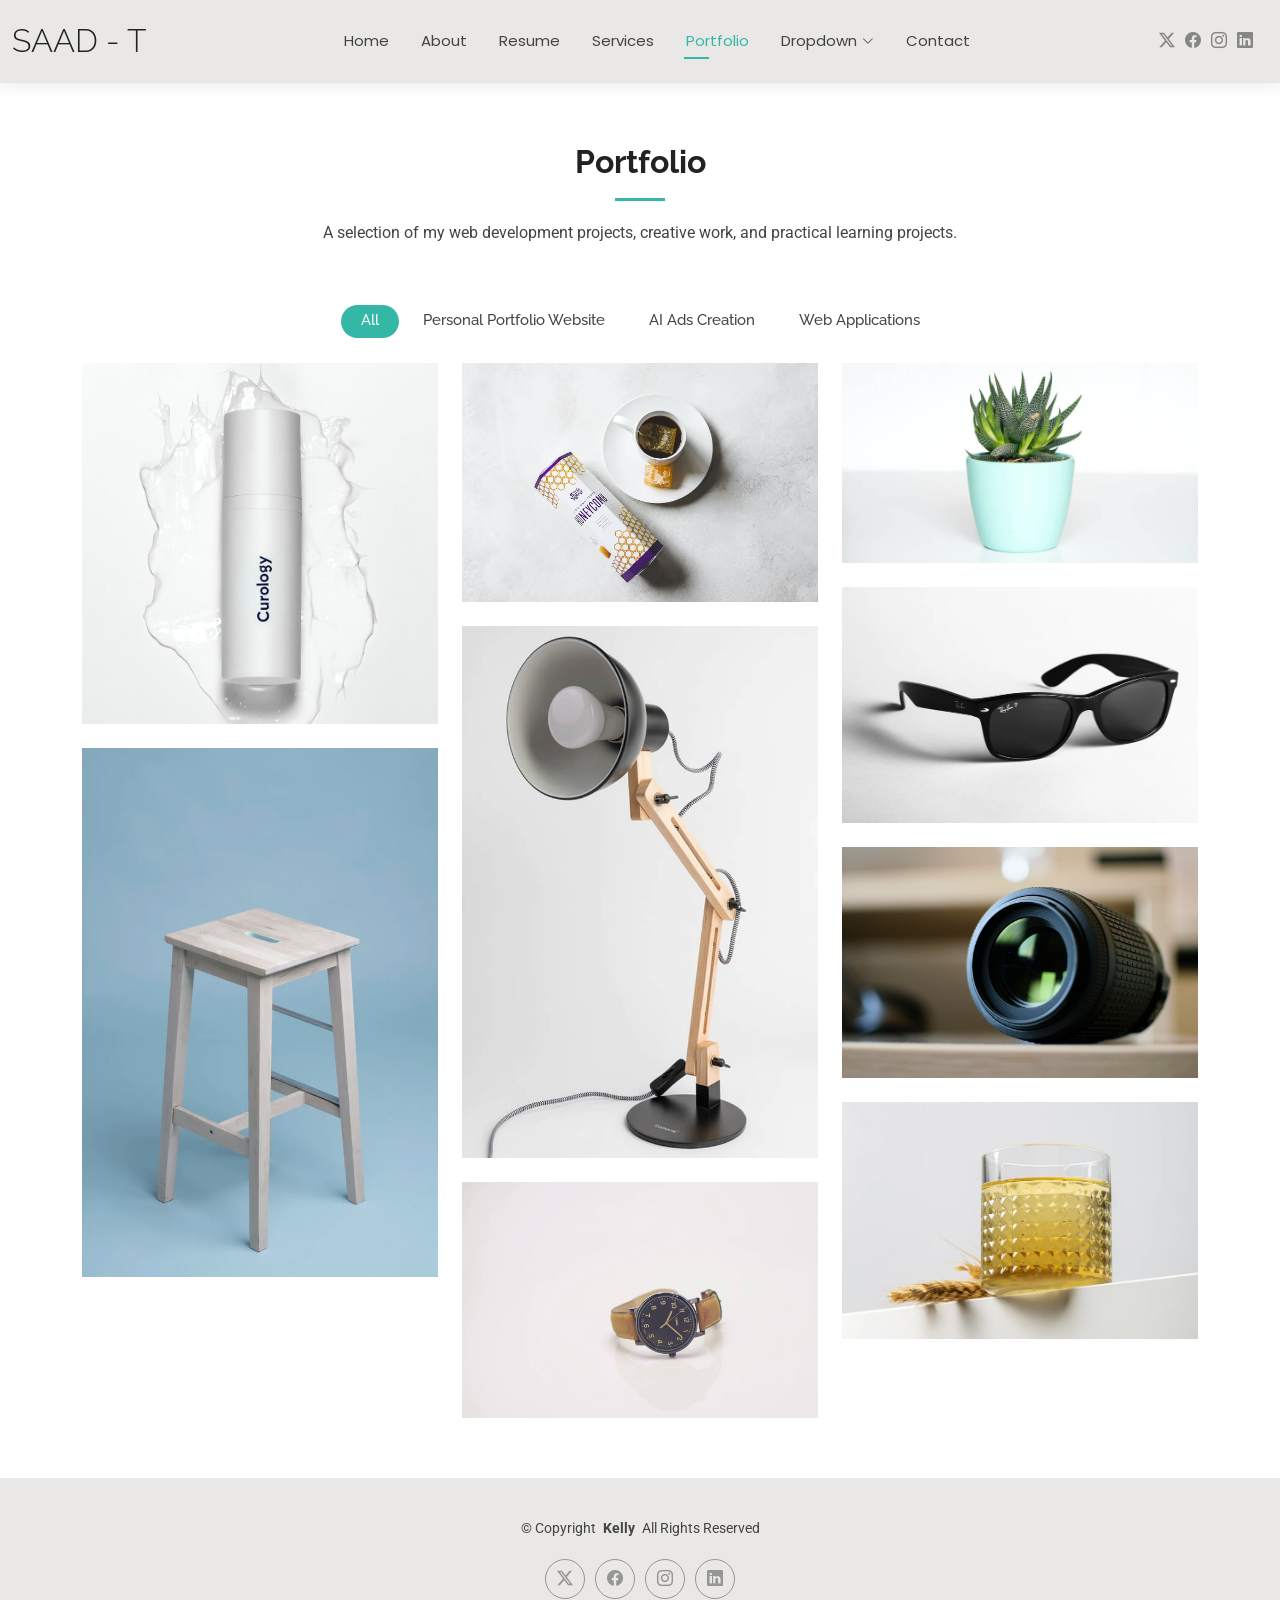
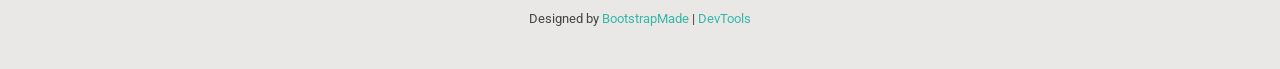
<file: portfolio.html>
<!DOCTYPE html>
<html lang="en">

<head>
  <meta charset="utf-8">
  <meta content="width=device-width, initial-scale=1.0" name="viewport">
  <title>Portfolio - Saad Thekkoden</title>
  <meta name="description" content="">
  <meta name="keywords" content="">

  <!-- Favicons -->
  <link href="https://scontent.cdninstagram.com/v/t51.82787-19/706813257_18103489105885304_3767223219603489092_n.jpg?stp=dst-jpg_s150x150_tt6&_nc_cat=103&ccb=7-5&_nc_sid=f7ccc5&efg=eyJ2ZW5jb2RlX3RhZyI6InByb2ZpbGVfcGljLnd3dy4xMDgwLkMzIn0%3D&_nc_ohc=IF32Fa0m8nIQ7kNvwEt-Rxa&_nc_oc=AdoT3-L7U9aDb8N8X7vcwng79_iUHTMvQy8XuFD5HgsHrac-2Z6p0fTEHyZ8oku0UlOQL0XwiMgztNYQ4rzCvhFq&_nc_zt=24&_nc_ht=scontent.cdninstagram.com&_nc_gid=SWU6SywnWYdBBf0BNW0SeQ&_nc_ss=7b689&oh=00_AQH02uomKcdLfRfkq9Ttqd56yum57oKBZdFopQ07n1FuiA&oe=6A961FC3" rel="icon">
  <link href="https://scontent.cdninstagram.com/v/t51.82787-19/706813257_18103489105885304_3767223219603489092_n.jpg?stp=dst-jpg_s150x150_tt6&_nc_cat=103&ccb=7-5&_nc_sid=f7ccc5&efg=eyJ2ZW5jb2RlX3RhZyI6InByb2ZpbGVfcGljLnd3dy4xMDgwLkMzIn0%3D&_nc_ohc=IF32Fa0m8nIQ7kNvwEt-Rxa&_nc_oc=AdoT3-L7U9aDb8N8X7vcwng79_iUHTMvQy8XuFD5HgsHrac-2Z6p0fTEHyZ8oku0UlOQL0XwiMgztNYQ4rzCvhFq&_nc_zt=24&_nc_ht=scontent.cdninstagram.com&_nc_gid=SWU6SywnWYdBBf0BNW0SeQ&_nc_ss=7b689&oh=00_AQH02uomKcdLfRfkq9Ttqd56yum57oKBZdFopQ07n1FuiA&oe=6A961FC3" rel="apple-touch-icon">

  <!-- Fonts -->
  <link href="https://fonts.googleapis.com" rel="preconnect">
  <link href="https://fonts.gstatic.com" rel="preconnect" crossorigin>
  <link href="https://fonts.googleapis.com/css2?family=Roboto:ital,wght@0,100;0,300;0,400;0,500;0,700;0,900;1,100;1,300;1,400;1,500;1,700;1,900&family=Poppins:ital,wght@0,100;0,200;0,300;0,400;0,500;0,600;0,700;0,800;0,900;1,100;1,200;1,300;1,400;1,500;1,600;1,700;1,800;1,900&family=Raleway:ital,wght@0,100;0,200;0,300;0,400;0,500;0,600;0,700;0,800;0,900;1,100;1,200;1,300;1,400;1,500;1,600;1,700;1,800;1,900&display=swap" rel="stylesheet">

  <!-- Vendor CSS Files -->
  <link href="assets/vendor/bootstrap/css/bootstrap.min.css" rel="stylesheet">
  <link href="assets/vendor/bootstrap-icons/bootstrap-icons.css" rel="stylesheet">
  <link href="assets/vendor/aos/aos.css" rel="stylesheet">
  <link href="assets/vendor/swiper/swiper-bundle.min.css" rel="stylesheet">
  <link href="assets/vendor/glightbox/css/glightbox.min.css" rel="stylesheet">

  <!-- Main CSS File -->
  <link href="assets/css/main.css" rel="stylesheet">

  <!-- =======================================================
  * Template Name: Kelly
  * Template URL: https://bootstrapmade.com/kelly-free-bootstrap-cv-resume-html-template/
  * Updated: Aug 07 2024 with Bootstrap v5.3.3
  * Author: BootstrapMade.com
  * License: https://bootstrapmade.com/license/
  ======================================================== -->
</head>

<body class="portfolio-page">

  <header id="header" class="header d-flex align-items-center light-background sticky-top">
    <div class="container-fluid position-relative d-flex align-items-center justify-content-between">

      <a href="index.html" class="logo d-flex align-items-center me-auto me-xl-0">
        <!-- Uncomment the line below if you also wish to use an image logo -->
        <!-- <img src="assets/img/logo.png" alt=""> -->
        <h1 class="sitename">SAAD - T</h1>
      </a>

      <nav id="navmenu" class="navmenu">
        <ul>
          <li><a href="index.html">Home</a></li>
          <li><a href="about.html">About</a></li>
          <li><a href="resume.html">Resume</a></li>
          <li><a href="services.html">Services</a></li>
          <li><a href="portfolio.html" class="active">Portfolio</a></li>
          <li class="dropdown"><a href="#"><span>Dropdown</span> <i class="bi bi-chevron-down toggle-dropdown"></i></a>
            <ul>
              <li><a href="#">Dropdown 1</a></li>
              <li class="dropdown"><a href="#"><span>Deep Dropdown</span> <i class="bi bi-chevron-down toggle-dropdown"></i></a>
                <ul>
                  <li><a href="#">Deep Dropdown 1</a></li>
                  <li><a href="#">Deep Dropdown 2</a></li>
                  <li><a href="#">Deep Dropdown 3</a></li>
                  <li><a href="#">Deep Dropdown 4</a></li>
                  <li><a href="#">Deep Dropdown 5</a></li>
                </ul>
              </li>
              <li><a href="#">Dropdown 2</a></li>
              <li><a href="#">Dropdown 3</a></li>
              <li><a href="#">Dropdown 4</a></li>
            </ul>
          </li>
          <li><a href="contact.html">Contact</a></li>
        </ul>
        <i class="mobile-nav-toggle d-xl-none bi bi-list"></i>
      </nav>

      <div class="header-social-links">
        <a href="https://x.com/Saadthekkoden" class="twitter"><i class="bi bi-twitter-x"></i></a>
        <a href="https://www.facebook.com/share/1CM95RQ8E6/" class="facebook"><i class="bi bi-facebook"></i></a>
        <a href="https://www.instagram.com/saahhdh_?igsi=MXNpejdrOW1udnZudg==" class="instagram"><i class="bi bi-instagram"></i></a>
        <a href="https://www.linkedin.com/in/saad-thekkoden-40726542b?utm_source=share_via&utm_content=profile&utm_medium=member_android" class="linkedin"><i class="bi bi-linkedin"></i></a>
      </div>

    </div>
  </header>

  <main class="main">

    <!-- Portfolio Section -->
    <section id="portfolio" class="portfolio section">

      <!-- Section Title -->
      <div class="container section-title" data-aos="fade-up">
        <h2>Portfolio</h2>
        <p>A selection of my web development projects, creative work, and practical learning projects.</p>
      </div><!-- End Section Title -->

      <div class="container">

        <div class="isotope-layout" data-default-filter="*" data-layout="masonry" data-sort="original-order">

          <ul class="portfolio-filters isotope-filters" data-aos="fade-up" data-aos-delay="100">
            <li data-filter="*" class="filter-active">All</li>
            <li data-filter=".filter-app">Personal Portfolio Website</li>
            <li data-filter=".filter-product">AI Ads Creation</li>
            <li data-filter=".filter-branding">Web Applications</li>
          </ul><!-- End Portfolio Filters -->

          <div class="row gy-4 isotope-container" data-aos="fade-up" data-aos-delay="200">

            <div class="col-lg-4 col-md-6 portfolio-item isotope-item filter-app">
              <img src="assets/img/masonry-portfolio/masonry-portfolio-1.jpg" class="img-fluid" alt="">
              <div class="portfolio-info">
                <h4>App 1</h4>
                <p>Lorem ipsum, dolor sit</p>
                <a href="assets/img/masonry-portfolio/masonry-portfolio-1.jpg" title="App 1" data-gallery="portfolio-gallery-app" class="glightbox preview-link"><i class="bi bi-zoom-in"></i></a>
                <a href="portfolio-details.html" title="More Details" class="details-link"><i class="bi bi-link-45deg"></i></a>
              </div>
            </div><!-- End Portfolio Item -->

            <div class="col-lg-4 col-md-6 portfolio-item isotope-item filter-product">
              <img src="assets/img/masonry-portfolio/masonry-portfolio-2.jpg" class="img-fluid" alt="">
              <div class="portfolio-info">
                <h4>Product 1</h4>
                <p>Lorem ipsum, dolor sit</p>
                <a href="assets/img/masonry-portfolio/masonry-portfolio-2.jpg" title="Product 1" data-gallery="portfolio-gallery-product" class="glightbox preview-link"><i class="bi bi-zoom-in"></i></a>
                <a href="portfolio-details.html" title="More Details" class="details-link"><i class="bi bi-link-45deg"></i></a>
              </div>
            </div><!-- End Portfolio Item -->

            <div class="col-lg-4 col-md-6 portfolio-item isotope-item filter-branding">
              <img src="assets/img/masonry-portfolio/masonry-portfolio-3.jpg" class="img-fluid" alt="">
              <div class="portfolio-info">
                <h4>Branding 1</h4>
                <p>Lorem ipsum, dolor sit</p>
                <a href="assets/img/masonry-portfolio/masonry-portfolio-3.jpg" title="Branding 1" data-gallery="portfolio-gallery-branding" class="glightbox preview-link"><i class="bi bi-zoom-in"></i></a>
                <a href="portfolio-details.html" title="More Details" class="details-link"><i class="bi bi-link-45deg"></i></a>
              </div>
            </div><!-- End Portfolio Item -->

            <div class="col-lg-4 col-md-6 portfolio-item isotope-item filter-app">
              <img src="assets/img/masonry-portfolio/masonry-portfolio-4.jpg" class="img-fluid" alt="">
              <div class="portfolio-info">
                <h4>App 2</h4>
                <p>Lorem ipsum, dolor sit</p>
                <a href="assets/img/masonry-portfolio/masonry-portfolio-4.jpg" title="App 2" data-gallery="portfolio-gallery-app" class="glightbox preview-link"><i class="bi bi-zoom-in"></i></a>
                <a href="portfolio-details.html" title="More Details" class="details-link"><i class="bi bi-link-45deg"></i></a>
              </div>
            </div><!-- End Portfolio Item -->

            <div class="col-lg-4 col-md-6 portfolio-item isotope-item filter-product">
              <img src="assets/img/masonry-portfolio/masonry-portfolio-5.jpg" class="img-fluid" alt="">
              <div class="portfolio-info">
                <h4>Product 2</h4>
                <p>Lorem ipsum, dolor sit</p>
                <a href="assets/img/masonry-portfolio/masonry-portfolio-5.jpg" title="Product 2" data-gallery="portfolio-gallery-product" class="glightbox preview-link"><i class="bi bi-zoom-in"></i></a>
                <a href="portfolio-details.html" title="More Details" class="details-link"><i class="bi bi-link-45deg"></i></a>
              </div>
            </div><!-- End Portfolio Item -->

            <div class="col-lg-4 col-md-6 portfolio-item isotope-item filter-branding">
              <img src="assets/img/masonry-portfolio/masonry-portfolio-6.jpg" class="img-fluid" alt="">
              <div class="portfolio-info">
                <h4>Branding 2</h4>
                <p>Lorem ipsum, dolor sit</p>
                <a href="assets/img/masonry-portfolio/masonry-portfolio-6.jpg" title="Branding 2" data-gallery="portfolio-gallery-branding" class="glightbox preview-link"><i class="bi bi-zoom-in"></i></a>
                <a href="portfolio-details.html" title="More Details" class="details-link"><i class="bi bi-link-45deg"></i></a>
              </div>
            </div><!-- End Portfolio Item -->

            <div class="col-lg-4 col-md-6 portfolio-item isotope-item filter-app">
              <img src="assets/img/masonry-portfolio/masonry-portfolio-7.jpg" class="img-fluid" alt="">
              <div class="portfolio-info">
                <h4>App 3</h4>
                <p>Lorem ipsum, dolor sit</p>
                <a href="assets/img/masonry-portfolio/masonry-portfolio-7.jpg" title="App 3" data-gallery="portfolio-gallery-app" class="glightbox preview-link"><i class="bi bi-zoom-in"></i></a>
                <a href="portfolio-details.html" title="More Details" class="details-link"><i class="bi bi-link-45deg"></i></a>
              </div>
            </div><!-- End Portfolio Item -->

            <div class="col-lg-4 col-md-6 portfolio-item isotope-item filter-product">
              <img src="assets/img/masonry-portfolio/masonry-portfolio-8.jpg" class="img-fluid" alt="">
              <div class="portfolio-info">
                <h4>Product 3</h4>
                <p>Lorem ipsum, dolor sit</p>
                <a href="assets/img/masonry-portfolio/masonry-portfolio-8.jpg" title="Product 3" data-gallery="portfolio-gallery-product" class="glightbox preview-link"><i class="bi bi-zoom-in"></i></a>
                <a href="portfolio-details.html" title="More Details" class="details-link"><i class="bi bi-link-45deg"></i></a>
              </div>
            </div><!-- End Portfolio Item -->

            <div class="col-lg-4 col-md-6 portfolio-item isotope-item filter-branding">
              <img src="assets/img/masonry-portfolio/masonry-portfolio-9.jpg" class="img-fluid" alt="">
              <div class="portfolio-info">
                <h4>Branding 3</h4>
                <p>Lorem ipsum, dolor sit</p>
                <a href="assets/img/masonry-portfolio/masonry-portfolio-9.jpg" title="Branding 2" data-gallery="portfolio-gallery-branding" class="glightbox preview-link"><i class="bi bi-zoom-in"></i></a>
                <a href="portfolio-details.html" title="More Details" class="details-link"><i class="bi bi-link-45deg"></i></a>
              </div>
            </div><!-- End Portfolio Item -->

          </div><!-- End Portfolio Container -->

        </div>

      </div>

    </section><!-- /Portfolio Section -->

  </main>

  <footer id="footer" class="footer light-background">

    <div class="container">
      <div class="copyright text-center ">
        <p>© <span>Copyright</span> <strong class="px-1 sitename">Kelly</strong> <span>All Rights Reserved<br></span></p>
      </div>
      <div class="social-links d-flex justify-content-center">
        <a href=""><i class="bi bi-twitter-x"></i></a>
        <a href=""><i class="bi bi-facebook"></i></a>
        <a href=""><i class="bi bi-instagram"></i></a>
        <a href=""><i class="bi bi-linkedin"></i></a>
      </div>
      <div class="credits">
        <!-- All the links in the footer should remain intact. -->
        <!-- You can delete the links only if you've purchased the pro version. -->
        <!-- Licensing information: https://bootstrapmade.com/license/ -->
        <!-- Purchase the pro version with working PHP/AJAX contact form: [buy-url] -->
        Designed by <a href="https://bootstrapmade.com/">BootstrapMade</a> | <a href="https://bootstrapmade.com/tools/">DevTools</a>
      </div>
    </div>

  </footer>

  <!-- Scroll Top -->
  <a href="#" id="scroll-top" class="scroll-top d-flex align-items-center justify-content-center"><i class="bi bi-arrow-up-short"></i></a>

  <!-- Preloader -->
  <div id="preloader"></div>

  <!-- Vendor JS Files -->
  <script src="assets/vendor/bootstrap/js/bootstrap.bundle.min.js"></script>
  <script src="assets/vendor/php-email-form/validate.js"></script>
  <script src="assets/vendor/aos/aos.js"></script>
  <script src="assets/vendor/waypoints/noframework.waypoints.js"></script>
  <script src="assets/vendor/purecounter/purecounter_vanilla.js"></script>
  <script src="assets/vendor/swiper/swiper-bundle.min.js"></script>
  <script src="assets/vendor/glightbox/js/glightbox.min.js"></script>
  <script src="assets/vendor/imagesloaded/imagesloaded.pkgd.min.js"></script>
  <script src="assets/vendor/isotope-layout/isotope.pkgd.min.js"></script>

  <!-- Main JS File -->
  <script src="assets/js/main.js"></script>

</body>

</html>
</file>
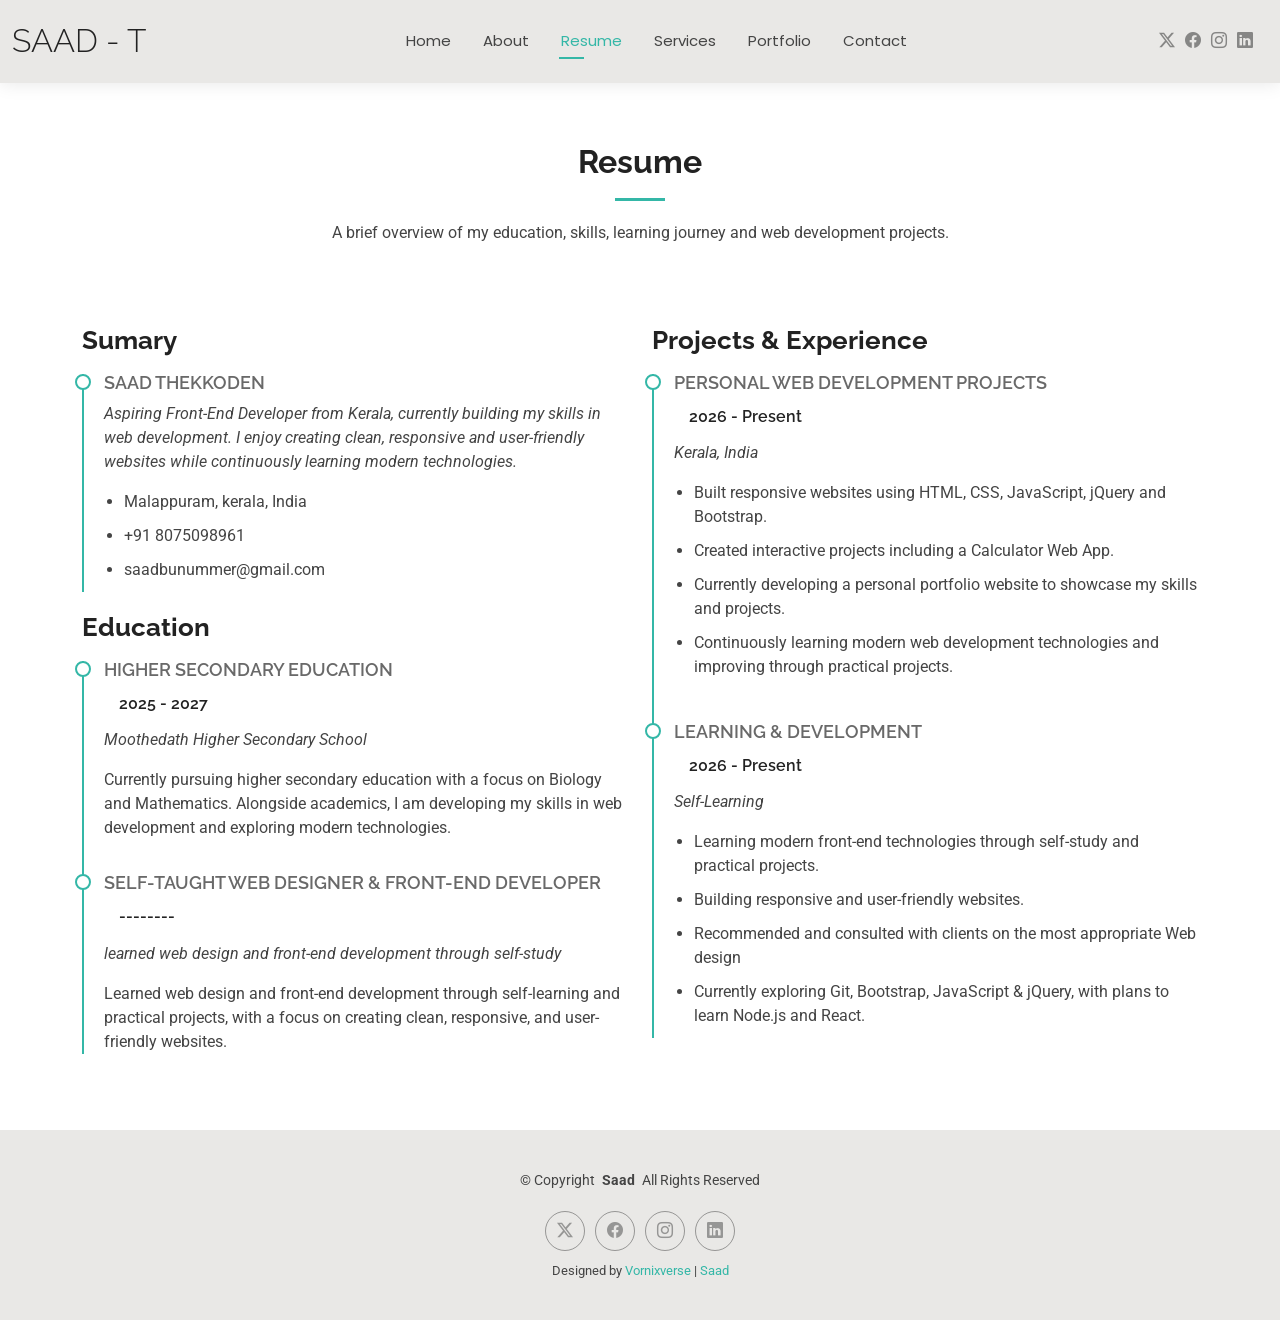
<file: resume.html>
<!DOCTYPE html>
<html lang="en">

<head>
  <meta charset="utf-8">
  <meta content="width=device-width, initial-scale=1.0" name="viewport">
  <title>Resume - Saad Thekkoden</title>
  <meta name="description" content="">
  <meta name="keywords" content="">

  <!-- Favicons -->
  <link href="https://scontent.cdninstagram.com/v/t51.82787-19/706813257_18103489105885304_3767223219603489092_n.jpg?stp=dst-jpg_s150x150_tt6&_nc_cat=103&ccb=7-5&_nc_sid=f7ccc5&efg=eyJ2ZW5jb2RlX3RhZyI6InByb2ZpbGVfcGljLnd3dy4xMDgwLkMzIn0%3D&_nc_ohc=IF32Fa0m8nIQ7kNvwEt-Rxa&_nc_oc=AdoT3-L7U9aDb8N8X7vcwng79_iUHTMvQy8XuFD5HgsHrac-2Z6p0fTEHyZ8oku0UlOQL0XwiMgztNYQ4rzCvhFq&_nc_zt=24&_nc_ht=scontent.cdninstagram.com&_nc_gid=SWU6SywnWYdBBf0BNW0SeQ&_nc_ss=7b689&oh=00_AQH02uomKcdLfRfkq9Ttqd56yum57oKBZdFopQ07n1FuiA&oe=6A961FC3" rel="icon">
  <link href="https://scontent.cdninstagram.com/v/t51.82787-19/706813257_18103489105885304_3767223219603489092_n.jpg?stp=dst-jpg_s150x150_tt6&_nc_cat=103&ccb=7-5&_nc_sid=f7ccc5&efg=eyJ2ZW5jb2RlX3RhZyI6InByb2ZpbGVfcGljLnd3dy4xMDgwLkMzIn0%3D&_nc_ohc=IF32Fa0m8nIQ7kNvwEt-Rxa&_nc_oc=AdoT3-L7U9aDb8N8X7vcwng79_iUHTMvQy8XuFD5HgsHrac-2Z6p0fTEHyZ8oku0UlOQL0XwiMgztNYQ4rzCvhFq&_nc_zt=24&_nc_ht=scontent.cdninstagram.com&_nc_gid=SWU6SywnWYdBBf0BNW0SeQ&_nc_ss=7b689&oh=00_AQH02uomKcdLfRfkq9Ttqd56yum57oKBZdFopQ07n1FuiA&oe=6A961FC3" rel="apple-touch-icon">

  <!-- Fonts -->
  <link href="https://fonts.googleapis.com" rel="preconnect">
  <link href="https://fonts.gstatic.com" rel="preconnect" crossorigin>
  <link href="https://fonts.googleapis.com/css2?family=Roboto:ital,wght@0,100;0,300;0,400;0,500;0,700;0,900;1,100;1,300;1,400;1,500;1,700;1,900&family=Poppins:ital,wght@0,100;0,200;0,300;0,400;0,500;0,600;0,700;0,800;0,900;1,100;1,200;1,300;1,400;1,500;1,600;1,700;1,800;1,900&family=Raleway:ital,wght@0,100;0,200;0,300;0,400;0,500;0,600;0,700;0,800;0,900;1,100;1,200;1,300;1,400;1,500;1,600;1,700;1,800;1,900&display=swap" rel="stylesheet">

  <!-- Vendor CSS Files -->
  <link href="assets/vendor/bootstrap/css/bootstrap.min.css" rel="stylesheet">
  <link href="assets/vendor/bootstrap-icons/bootstrap-icons.css" rel="stylesheet">
  <link href="assets/vendor/aos/aos.css" rel="stylesheet">
  <link href="assets/vendor/swiper/swiper-bundle.min.css" rel="stylesheet">
  <link href="assets/vendor/glightbox/css/glightbox.min.css" rel="stylesheet">

  <!-- Main CSS File -->
  <link href="assets/css/main.css" rel="stylesheet">

  <!-- =======================================================
  * Template Name: Kelly
  * Template URL: https://bootstrapmade.com/kelly-free-bootstrap-cv-resume-html-template/
  * Updated: Aug 07 2024 with Bootstrap v5.3.3
  * Author: BootstrapMade.com
  * License: https://bootstrapmade.com/license/
  ======================================================== -->
</head>

<body class="resume-page">

  <header id="header" class="header d-flex align-items-center light-background sticky-top">
    <div class="container-fluid position-relative d-flex align-items-center justify-content-between">

      <a href="index.html" class="logo d-flex align-items-center me-auto me-xl-0">
        <!-- Uncomment the line below if you also wish to use an image logo -->
        <!-- <img src="assets/img/logo.png" alt=""> -->
        <h1 class="sitename">SAAD - T</h1>
      </a>

      <nav id="navmenu" class="navmenu">
        <ul>
          <li><a href="index.html">Home</a></li>
          <li><a href="about.html">About</a></li>
          <li><a href="resume.html" class="active">Resume</a></li>
          <li><a href="services.html">Services</a></li>
          <li><a href="">Portfolio</a></li>
          <!--li class="dropdown"><a href="#"><span>Dropdown</span> <i class="bi bi-chevron-down toggle-dropdown"></i></a>
            <ul>
              <li><a href="#">Dropdown 1</a></li>
              <li class="dropdown"><a href="#"><span>Deep Dropdown</span> <i class="bi bi-chevron-down toggle-dropdown"></i></a>
                <ul>
                  <li><a href="#">Deep Dropdown 1</a></li>
                  <li><a href="#">Deep Dropdown 2</a></li>
                  <li><a href="#">Deep Dropdown 3</a></li>
                  <li><a href="#">Deep Dropdown 4</a></li>
                  <li><a href="#">Deep Dropdown 5</a></li>
                </ul>
              </li>
              <li><a href="#">Dropdown 2</a></li>
              <li><a href="#">Dropdown 3</a></li>
              <li><a href="#">Dropdown 4</a></li>
            </ul>
          </li-->
          <li><a href="contact.html">Contact</a></li>
        </ul>
        <i class="mobile-nav-toggle d-xl-none bi bi-list"></i>
      </nav>

      <div class="header-social-links">
        <a href="https://x.com/Saadthekkoden" class="twitter"><i class="bi bi-twitter-x"></i></a>
        <a href="https://www.facebook.com/share/1CM95RQ8E6/" class="facebook"><i class="bi bi-facebook"></i></a>
        <a href="https://www.instagram.com/saahhdh_?igsi=MXNpejdrOW1udnZudg==" class="instagram"><i class="bi bi-instagram"></i></a>
        <a href="https://www.linkedin.com/in/saad-thekkoden-40726542b?utm_source=share_via&utm_content=profile&utm_medium=member_android" class="linkedin"><i class="bi bi-linkedin"></i></a>
      </div>

    </div>
  </header>

  <main class="main">

    <!-- Resume Section -->
    <section id="resume" class="resume section">

      <!-- Section Title -->
      <div class="container section-title" data-aos="fade-up">
        <h2>Resume</h2>
        <p>A brief overview of my education, skills, learning journey and web development projects.</p>
      </div><!-- End Section Title -->

      <div class="container">

        <div class="row">

          <div class="col-lg-6" data-aos="fade-up" data-aos-delay="100">
            <h3 class="resume-title">Sumary</h3>

            <div class="resume-item pb-0">
              <h4>SAAD THEKKODEN</h4>
              <p><em>Aspiring Front-End Developer from Kerala, currently building my skills in web development. I enjoy creating clean, responsive and user-friendly websites while continuously learning modern technologies.</em></p>
              <ul>
                <li>Malappuram, kerala, India</li>
                <li>+91 8075098961</li>
                <li>saadbunummer@gmail.com</li>
              </ul>
            </div><!-- Edn Resume Item -->

            <h3 class="resume-title">Education</h3>
            <div class="resume-item">
              <h4>HIGHER SECONDARY EDUCATION</h4>
              <h5>2025 - 2027</h5>
              <p><em>Moothedath Higher Secondary School</em></p>
              <p>Currently pursuing higher secondary education with a focus on Biology and Mathematics. Alongside academics, I am developing my skills in web development and exploring modern technologies.</p>
            </div><!-- Edn Resume Item -->

            <div class="resume-item">
              <h4>Self-Taught Web Designer & Front-End Developer</h4>
              <h5>--------</h5>
              <p><em>learned web design and front-end development through self-study</em></p>
              <p>Learned web design and front-end development through self-learning and practical projects, with a focus on creating clean, responsive, and user-friendly websites.</p>
            </div><!-- Edn Resume Item -->

          </div>

          <div class="col-lg-6" data-aos="fade-up" data-aos-delay="200">
            <h3 class="resume-title">Projects & Experience</h3>
            <div class="resume-item">
              <h4>PERSONAL WEB DEVELOPMENT PROJECTS</h4>
              <h5>2026 - Present</h5>
              <p><em>Kerala, India</em></p>
              <ul>
                <li>Built responsive websites using HTML, CSS, JavaScript, jQuery and Bootstrap.</li>
                <li>Created interactive projects including a Calculator Web App.</li>
                <li>Currently developing a personal portfolio website to showcase my skills and projects.</li>
                <li>Continuously learning modern web development technologies and improving through practical projects.</li>
              </ul>
            </div><!-- Edn Resume Item -->

            <div class="resume-item">
              <h4>Learning & Development</h4>
              <h5>2026 - Present</h5>
              <p><em>Self-Learning</em></p>
              <ul>
                <li>Learning modern front-end technologies through self-study and practical projects.</li>
                <li>Building responsive and user-friendly websites.</li>
                <li>Recommended and consulted with clients on the most appropriate Web design</li>
                <li>Currently exploring Git, Bootstrap, JavaScript & jQuery, with plans to learn Node.js and React.</li>
              </ul>
            </div><!-- Edn Resume Item -->

          </div>

        </div>

      </div>

    </section><!-- /Resume Section -->

  </main>

  <footer id="footer" class="footer light-background">

    <div class="container">
      <div class="copyright text-center ">
        <p>© <span>Copyright</span> <strong class="px-1 sitename">Saad</strong> <span>All Rights Reserved<br></span></p>
      </div>
      <div class="social-links d-flex justify-content-center">
        <a href="https://x.com/Saadthekkoden"><i class="bi bi-twitter-x"></i></a>
        <a href="https://www.facebook.com/share/1CM95RQ8E6/"><i class="bi bi-facebook"></i></a>
        <a href="https://www.instagram.com/saahhdh_?igsi=MXNpejdrOW1udnZudg=="><i class="bi bi-instagram"></i></a>
        <a href="https://www.linkedin.com/in/saad-thekkoden-40726542b?utm_source=share_via&utm_content=profile&utm_medium=member_android"><i class="bi bi-linkedin"></i></a>
      </div>
      <div class="credits">
        <!-- All the links in the footer should remain intact. -->
        <!-- You can delete the links only if you've purchased the pro version. -->
        <!-- Licensing information: https://bootstrapmade.com/license/ -->
        <!-- Purchase the pro version with working PHP/AJAX contact form: [buy-url] -->
        Designed by <a href="https://www.instagram.com/vornixversemalayalam/">Vornixverse</a> | <a href="https://www.instagram.com/saahhdh/">Saad</a>
      </div>
    </div>

  </footer>

  <!-- Scroll Top -->
  <a href="#" id="scroll-top" class="scroll-top d-flex align-items-center justify-content-center"><i class="bi bi-arrow-up-short"></i></a>

  <!-- Preloader -->
  <div id="preloader"></div>

  <!-- Vendor JS Files -->
  <script src="assets/vendor/bootstrap/js/bootstrap.bundle.min.js"></script>
  <script src="assets/vendor/php-email-form/validate.js"></script>
  <script src="assets/vendor/aos/aos.js"></script>
  <script src="assets/vendor/waypoints/noframework.waypoints.js"></script>
  <script src="assets/vendor/purecounter/purecounter_vanilla.js"></script>
  <script src="assets/vendor/swiper/swiper-bundle.min.js"></script>
  <script src="assets/vendor/glightbox/js/glightbox.min.js"></script>
  <script src="assets/vendor/imagesloaded/imagesloaded.pkgd.min.js"></script>
  <script src="assets/vendor/isotope-layout/isotope.pkgd.min.js"></script>

  <!-- Main JS File -->
  <script src="assets/js/main.js"></script>

</body>

</html>
</file>
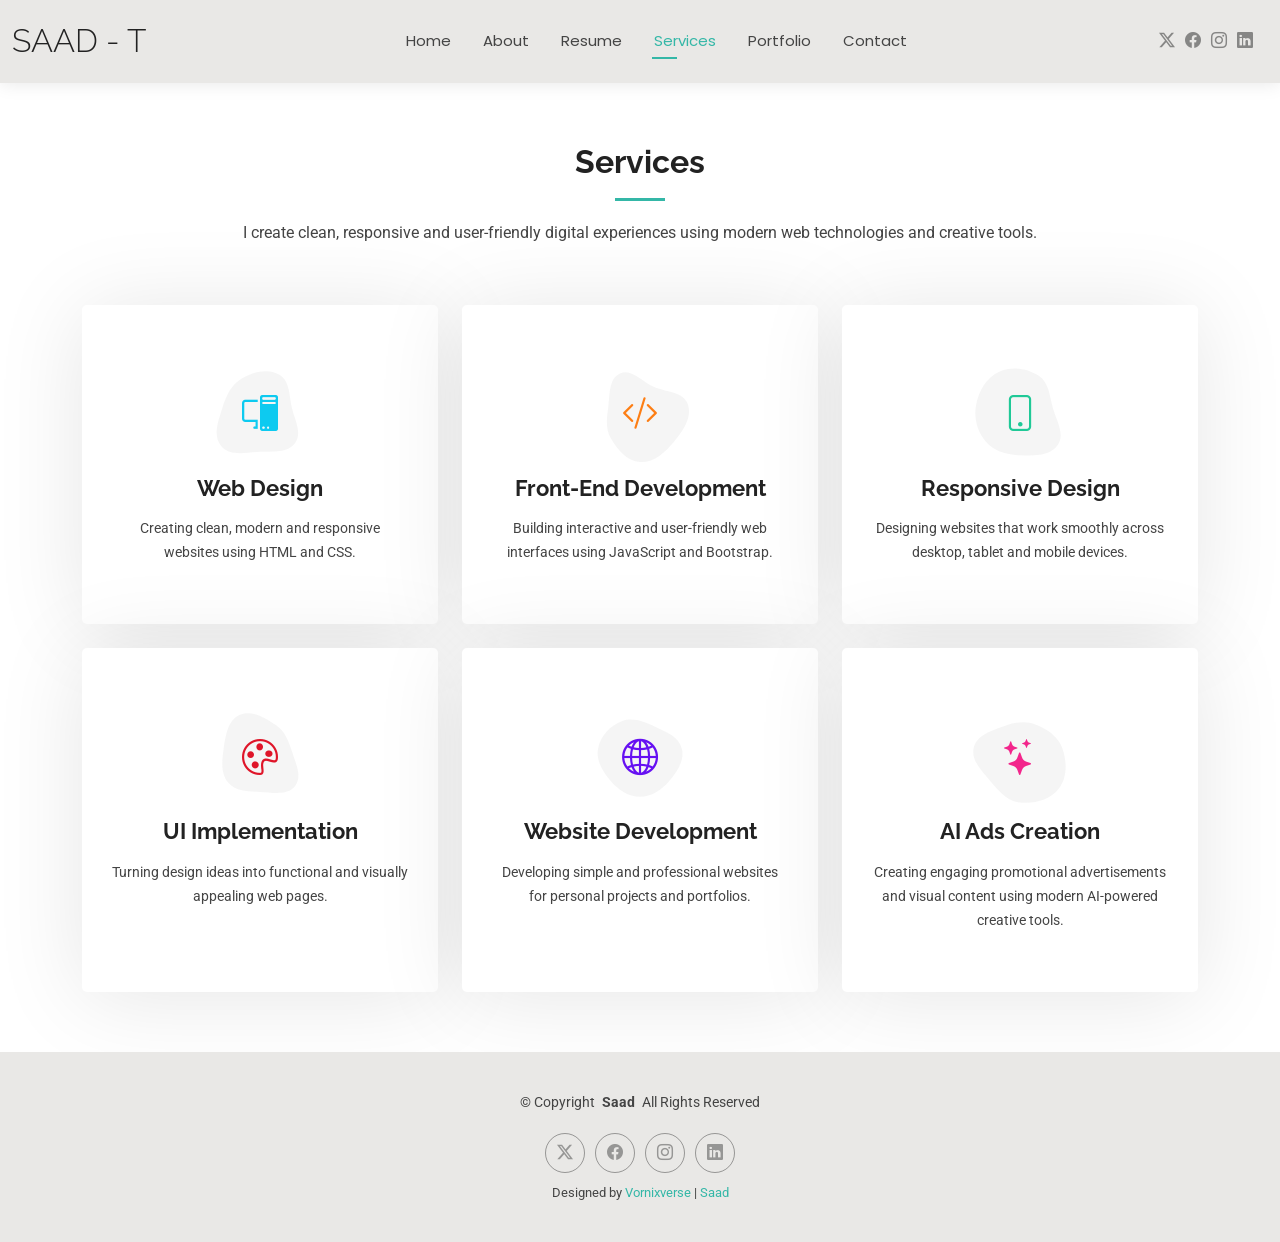
<file: services.html>
<!DOCTYPE html>
<html lang="en">

<head>
  <meta charset="utf-8">
  <meta content="width=device-width, initial-scale=1.0" name="viewport">
  <title>Services - Saad Thekkoden</title>
  <meta name="description" content="">
  <meta name="keywords" content="">

  <!-- Favicons -->
  <link href="https://scontent.cdninstagram.com/v/t51.82787-19/706813257_18103489105885304_3767223219603489092_n.jpg?stp=dst-jpg_s150x150_tt6&_nc_cat=103&ccb=7-5&_nc_sid=f7ccc5&efg=eyJ2ZW5jb2RlX3RhZyI6InByb2ZpbGVfcGljLnd3dy4xMDgwLkMzIn0%3D&_nc_ohc=IF32Fa0m8nIQ7kNvwEt-Rxa&_nc_oc=AdoT3-L7U9aDb8N8X7vcwng79_iUHTMvQy8XuFD5HgsHrac-2Z6p0fTEHyZ8oku0UlOQL0XwiMgztNYQ4rzCvhFq&_nc_zt=24&_nc_ht=scontent.cdninstagram.com&_nc_gid=SWU6SywnWYdBBf0BNW0SeQ&_nc_ss=7b689&oh=00_AQH02uomKcdLfRfkq9Ttqd56yum57oKBZdFopQ07n1FuiA&oe=6A961FC3" rel="icon">
  <link href="https://scontent.cdninstagram.com/v/t51.82787-19/706813257_18103489105885304_3767223219603489092_n.jpg?stp=dst-jpg_s150x150_tt6&_nc_cat=103&ccb=7-5&_nc_sid=f7ccc5&efg=eyJ2ZW5jb2RlX3RhZyI6InByb2ZpbGVfcGljLnd3dy4xMDgwLkMzIn0%3D&_nc_ohc=IF32Fa0m8nIQ7kNvwEt-Rxa&_nc_oc=AdoT3-L7U9aDb8N8X7vcwng79_iUHTMvQy8XuFD5HgsHrac-2Z6p0fTEHyZ8oku0UlOQL0XwiMgztNYQ4rzCvhFq&_nc_zt=24&_nc_ht=scontent.cdninstagram.com&_nc_gid=SWU6SywnWYdBBf0BNW0SeQ&_nc_ss=7b689&oh=00_AQH02uomKcdLfRfkq9Ttqd56yum57oKBZdFopQ07n1FuiA&oe=6A961FC3" rel="apple-touch-icon">

  <!-- Fonts -->
  <link href="https://fonts.googleapis.com" rel="preconnect">
  <link href="https://fonts.gstatic.com" rel="preconnect" crossorigin>
  <link href="https://fonts.googleapis.com/css2?family=Roboto:ital,wght@0,100;0,300;0,400;0,500;0,700;0,900;1,100;1,300;1,400;1,500;1,700;1,900&family=Poppins:ital,wght@0,100;0,200;0,300;0,400;0,500;0,600;0,700;0,800;0,900;1,100;1,200;1,300;1,400;1,500;1,600;1,700;1,800;1,900&family=Raleway:ital,wght@0,100;0,200;0,300;0,400;0,500;0,600;0,700;0,800;0,900;1,100;1,200;1,300;1,400;1,500;1,600;1,700;1,800;1,900&display=swap" rel="stylesheet">

  <!-- Vendor CSS Files -->
  <link href="assets/vendor/bootstrap/css/bootstrap.min.css" rel="stylesheet">
  <link href="assets/vendor/bootstrap-icons/bootstrap-icons.css" rel="stylesheet">
  <link href="assets/vendor/aos/aos.css" rel="stylesheet">
  <link href="assets/vendor/swiper/swiper-bundle.min.css" rel="stylesheet">
  <link href="assets/vendor/glightbox/css/glightbox.min.css" rel="stylesheet">

  <!-- Main CSS File -->
  <link href="assets/css/main.css" rel="stylesheet">

  <!-- =======================================================
  * Template Name: Kelly
  * Template URL: https://bootstrapmade.com/kelly-free-bootstrap-cv-resume-html-template/
  * Updated: Aug 07 2024 with Bootstrap v5.3.3
  * Author: BootstrapMade.com
  * License: https://bootstrapmade.com/license/
  ======================================================== -->
</head>

<body class="services-page">

  <header id="header" class="header d-flex align-items-center light-background sticky-top">
    <div class="container-fluid position-relative d-flex align-items-center justify-content-between">

      <a href="index.html" class="logo d-flex align-items-center me-auto me-xl-0">
        <!-- Uncomment the line below if you also wish to use an image logo -->
        <!-- <img src="assets/img/logo.png" alt=""> -->
        <h1 class="sitename">SAAD - T</h1>
      </a>

      <nav id="navmenu" class="navmenu">
        <ul>
          <li><a href="index.html">Home</a></li>
          <li><a href="about.html">About</a></li>
          <li><a href="resume.html">Resume</a></li>
          <li><a href="services.html" class="active">Services</a></li>
          <li><a href="">Portfolio</a></li>
          <!--li class="dropdown"><a href="#"><span>Dropdown</span> <i class="bi bi-chevron-down toggle-dropdown"></i></a>
            <ul>
              <li><a href="#">Dropdown 1</a></li>
              <li class="dropdown"><a href="#"><span>Deep Dropdown</span> <i class="bi bi-chevron-down toggle-dropdown"></i></a>
                <ul>
                  <li><a href="#">Deep Dropdown 1</a></li>
                  <li><a href="#">Deep Dropdown 2</a></li>
                  <li><a href="#">Deep Dropdown 3</a></li>
                  <li><a href="#">Deep Dropdown 4</a></li>
                  <li><a href="#">Deep Dropdown 5</a></li>
                </ul>
              </li>
              <li><a href="#">Dropdown 2</a></li>
              <li><a href="#">Dropdown 3</a></li>
              <li><a href="#">Dropdown 4</a></li>
            </ul>
          </li-->
          <li><a href="contact.html">Contact</a></li>
        </ul>
        <i class="mobile-nav-toggle d-xl-none bi bi-list"></i>
      </nav>

      <div class="header-social-links">
        <a href="https://x.com/Saadthekkoden" class="twitter"><i class="bi bi-twitter-x"></i></a>
        <a href="https://www.facebook.com/share/1CM95RQ8E6/" class="facebook"><i class="bi bi-facebook"></i></a>
        <a href="https://www.instagram.com/saahhdh_?igsi=MXNpejdrOW1udnZudg==" class="instagram"><i class="bi bi-instagram"></i></a>
        <a href="https://www.linkedin.com/in/saad-thekkoden-40726542b?utm_source=share_via&utm_content=profile&utm_medium=member_android" class="linkedin"><i class="bi bi-linkedin"></i></a>
      </div>


    </div>
  </header>

  <main class="main">

    <!-- Services Section -->
    <section id="services" class="services section">

      <!-- Section Title -->
      <div class="container section-title" data-aos="fade-up">
        <h2>Services</h2>
        <p>I create clean, responsive and user-friendly digital experiences using modern web technologies and creative tools.</p>
      </div><!-- End Section Title -->

      <div class="container">

        <div class="row gy-4">

          <div class="col-lg-4 col-md-6" data-aos="fade-up" data-aos-delay="100">
            <div class="service-item item-cyan position-relative">
              <div class="icon">
                <svg width="100" height="100" viewBox="0 0 600 600" xmlns="http://www.w3.org/2000/svg">
                  <path stroke="none" stroke-width="0" fill="#f5f5f5" d="M300,521.0016835830174C376.1290562159157,517.8887921683347,466.0731472004068,529.7835943286574,510.70327084640275,468.03025145048787C554.3714126377745,407.6079735673963,508.03601936045806,328.9844924480964,491.2728898941984,256.3432110539036C474.5976632858925,184.082847569629,479.9380746630129,96.60480741107993,416.23090153303,58.64404602377083C348.86323505073057,18.502131276798302,261.93793281208167,40.57373210992963,193.5410806939664,78.93577620505333C130.42746243093433,114.334589627462,98.30271207620316,179.96522072025542,76.75703585869454,249.04625023123273C51.97151888228291,328.5150500222984,13.704378332031375,421.85034740162234,66.52175969318436,486.19268352777647C119.04800174914682,550.1803526380478,217.28368757567262,524.383925680826,300,521.0016835830174"></path>
                </svg>
                <i class="bi bi-pc-display"></i>
              </div>
              <a href="#" class="stretched-link">
                <h3>Web Design</h3>
              </a>
              <p>Creating clean, modern and responsive websites using HTML and CSS.</p>
            </div>
          </div><!-- End Service Item -->

          <div class="col-lg-4 col-md-6" data-aos="fade-up" data-aos-delay="200">
            <div class="service-item item-orange position-relative">
              <div class="icon">
                <svg width="100" height="100" viewBox="0 0 600 600" xmlns="http://www.w3.org/2000/svg">
                  <path stroke="none" stroke-width="0" fill="#f5f5f5" d="M300,582.0697525312426C382.5290701553225,586.8405444964366,449.9789794690241,525.3245884688669,502.5850820975895,461.55621195738473C556.606425686781,396.0723002908107,615.8543463187945,314.28637112970534,586.6730223649479,234.56875336149918C558.9533121215079,158.8439757836574,454.9685369536778,164.00468322053177,381.49747125262974,130.76875717737553C312.15926192815925,99.40240125094834,248.97055460311594,18.661163978235184,179.8680185752513,50.54337015887873C110.5421016452524,82.52863877960104,119.82277516462835,180.83849132639028,109.12597500060166,256.43424936330496C100.08760227029461,320.3096726198365,92.17705696193138,384.0621239912766,124.79988738764834,439.7174275375508C164.83382741302287,508.01625554203684,220.96474134820875,577.5009287672846,300,582.0697525312426"></path>
                </svg>
                <i class="bi bi-code-slash"></i>
              </div>
              <a href="#" class="stretched-link">
                <h3>Front-End Development</h3>
              </a>
              <p>Building interactive and user-friendly web interfaces using JavaScript and Bootstrap.</p>
            </div>
          </div><!-- End Service Item -->

          <div class="col-lg-4 col-md-6" data-aos="fade-up" data-aos-delay="300">
            <div class="service-item item-teal position-relative">
              <div class="icon">
                <svg width="100" height="100" viewBox="0 0 600 600" xmlns="http://www.w3.org/2000/svg">
                  <path stroke="none" stroke-width="0" fill="#f5f5f5" d="M300,541.5067337569781C382.14930387511276,545.0595476570109,479.8736841581634,548.3450877840088,526.4010558755058,480.5488172755941C571.5218469581645,414.80211281144784,517.5187510058486,332.0715597781072,496.52539010469104,255.14436215662573C477.37192572678356,184.95920475031193,473.57363656557914,105.61284051026155,413.0603344069578,65.22779650032875C343.27470386102294,18.654635553484475,251.2091493199835,5.337323636656869,175.0934190732945,40.62881213300186C97.87086631185822,76.43348514350839,51.98124368387456,156.15599469081315,36.44837278890362,239.84606092416172C21.716077023791087,319.22268207091537,43.775223500013084,401.1760424656574,96.891909868211,461.97329694683043C147.22146801428983,519.5804099606455,223.5754009179313,538.201503339737,300,541.5067337569781"></path>
                </svg>
                <i class="bi bi-phone"></i>
              </div>
              <a href="#" class="stretched-link">
                <h3>Responsive Design</h3>
              </a>
              <p>Designing websites that work smoothly across desktop, tablet and mobile devices.</p>
            </div>
          </div><!-- End Service Item -->

          <div class="col-lg-4 col-md-6" data-aos="fade-up" data-aos-delay="400">
            <div class="service-item item-red position-relative">
              <div class="icon">
                <svg width="100" height="100" viewBox="0 0 600 600" xmlns="http://www.w3.org/2000/svg">
                  <path stroke="none" stroke-width="0" fill="#f5f5f5" d="M300,503.46388370962813C374.79870501325706,506.71871716319447,464.8034551963731,527.1746412648533,510.4981551193396,467.86667711651364C555.9287308511215,408.9015244558933,512.6030010748507,327.5744911775523,490.211057578863,256.5855673507754C471.097692560561,195.9906835881958,447.69079081568157,138.11976852964426,395.19560036434837,102.3242989838813C329.3053358748298,57.3949838291264,248.02791733380457,8.279543830951368,175.87071277845988,42.242879143198664C103.41431057327972,76.34704239035025,93.79494320519305,170.9812938413882,81.28167332365135,250.07896920659033C70.17666984294237,320.27484674793965,64.84698225790005,396.69656628748305,111.28512138212992,450.4950937839243C156.20124167950087,502.5303643271138,231.32542653798444,500.4755392045468,300,503.46388370962813"></path>
                </svg>
                <i class="bi bi-palette"></i>
              </div>
              <a href="#" class="stretched-link">
                <h3>UI Implementation</h3>
              </a>
              <p>Turning design ideas into functional and visually appealing web pages.</p>
              <a href="#" class="stretched-link"></a>
            </div>
          </div><!-- End Service Item -->

          <div class="col-lg-4 col-md-6" data-aos="fade-up" data-aos-delay="500">
            <div class="service-item item-indigo position-relative">
              <div class="icon">
                <svg width="100" height="100" viewBox="0 0 600 600" xmlns="http://www.w3.org/2000/svg">
                  <path stroke="none" stroke-width="0" fill="#f5f5f5" d="M300,532.3542879108572C369.38199826031484,532.3153073249985,429.10787420159085,491.63046689027357,474.5244479745417,439.17860296908856C522.8885846962883,383.3225815378663,569.1668002868075,314.3205725914397,550.7432151929288,242.7694973846089C532.6665558377875,172.5657663291529,456.2379748765914,142.6223662098291,390.3689995646985,112.34683881706744C326.66090330228417,83.06452184765237,258.84405631176094,53.51806209861945,193.32584062364296,78.48882559362697C121.61183558270385,105.82097193414197,62.805066853699245,167.19869350419734,48.57481801355237,242.6138429142374C34.843463184063346,315.3850353017275,76.69343916112496,383.4422959591041,125.22947124332185,439.3748458443577C170.7312796277747,491.8107796887764,230.57421082200815,532.3932930995766,300,532.3542879108572"></path>
                </svg>
                <i class="bi bi-globe2"></i>
              </div>
              <a href="#" class="stretched-link">
                <h3>Website Development</h3>
              </a>
              <p>Developing simple and professional websites for personal projects and portfolios.</p>
              <a href="#" class="stretched-link"></a>
            </div>
          </div><!-- End Service Item -->

          <div class="col-lg-4 col-md-6" data-aos="fade-up" data-aos-delay="600">
            <div class="service-item item-pink position-relative">
              <div class="icon">
                <svg width="100" height="100" viewBox="0 0 600 600" xmlns="http://www.w3.org/2000/svg">
                  <path stroke="none" stroke-width="0" fill="#f5f5f5" d="M300,566.797414625762C385.7384707136149,576.1784315230908,478.7894351017131,552.8928747891023,531.9192734346935,484.94944893311C584.6109503024035,417.5663521118492,582.489472248146,322.67544863468447,553.9536738515405,242.03673114598146C529.1557734026468,171.96086150256528,465.24506316201064,127.66468636344209,395.9583748389544,100.7403814666027C334.2173773831606,76.7482773500951,269.4350130405921,84.62216499799875,207.1952322260088,107.2889140133804C132.92018162631612,134.33871894543012,41.79353780512637,160.00259165414826,22.644507872594943,236.69541883565114C3.319112789854554,314.0945973066697,72.72355303640163,379.243833228382,124.04198916343866,440.3218312028393C172.9286146004772,498.5055451809895,224.45579914871206,558.5317968840102,300,566.797414625762"></path>
                </svg>
                <i class="bi bi-stars"></i>
              </div>
              <a href="#" class="stretched-link">
                <h3>AI Ads Creation</h3>
              </a>
              <p>Creating engaging promotional advertisements and visual content using modern AI-powered creative tools.</p>
              <a href="#" class="stretched-link"></a>
            </div>
          </div><!-- End Service Item -->

        </div>

      </div>

    </section><!-- /Services Section -->

  </main>

  <footer id="footer" class="footer light-background">

    <div class="container">
      <div class="copyright text-center ">
        <p>© <span>Copyright</span> <strong class="px-1 sitename">Saad</strong> <span>All Rights Reserved<br></span></p>
      </div>
      <div class="social-links d-flex justify-content-center">
        <a href="https://x.com/Saadthekkoden"><i class="bi bi-twitter-x"></i></a>
        <a href="https://www.facebook.com/share/1CM95RQ8E6/"><i class="bi bi-facebook"></i></a>
        <a href="https://www.instagram.com/saahhdh_?igsi=MXNpejdrOW1udnZudg=="><i class="bi bi-instagram"></i></a>
        <a href="https://www.linkedin.com/in/saad-thekkoden-40726542b?utm_source=share_via&utm_content=profile&utm_medium=member_android"><i class="bi bi-linkedin"></i></a>
      </div>
      <div class="credits">
        <!-- All the links in the footer should remain intact. -->
        <!-- You can delete the links only if you've purchased the pro version. -->
        <!-- Licensing information: https://bootstrapmade.com/license/ -->
        <!-- Purchase the pro version with working PHP/AJAX contact form: [buy-url] -->
        Designed by <a href="https://www.instagram.com/vornixversemalayalam/">Vornixverse</a> | <a href="https://www.instagram.com/saahhdh/">Saad</a>
      </div>
    </div>

  </footer>

  <!-- Scroll Top -->
  <a href="#" id="scroll-top" class="scroll-top d-flex align-items-center justify-content-center"><i class="bi bi-arrow-up-short"></i></a>

  <!-- Preloader -->
  <div id="preloader"></div>

  <!-- Vendor JS Files -->
  <script src="assets/vendor/bootstrap/js/bootstrap.bundle.min.js"></script>
  <script src="assets/vendor/php-email-form/validate.js"></script>
  <script src="assets/vendor/aos/aos.js"></script>
  <script src="assets/vendor/waypoints/noframework.waypoints.js"></script>
  <script src="assets/vendor/purecounter/purecounter_vanilla.js"></script>
  <script src="assets/vendor/swiper/swiper-bundle.min.js"></script>
  <script src="assets/vendor/glightbox/js/glightbox.min.js"></script>
  <script src="assets/vendor/imagesloaded/imagesloaded.pkgd.min.js"></script>
  <script src="assets/vendor/isotope-layout/isotope.pkgd.min.js"></script>

  <!-- Main JS File -->
  <script src="assets/js/main.js"></script>

</body>

</html>
</file>
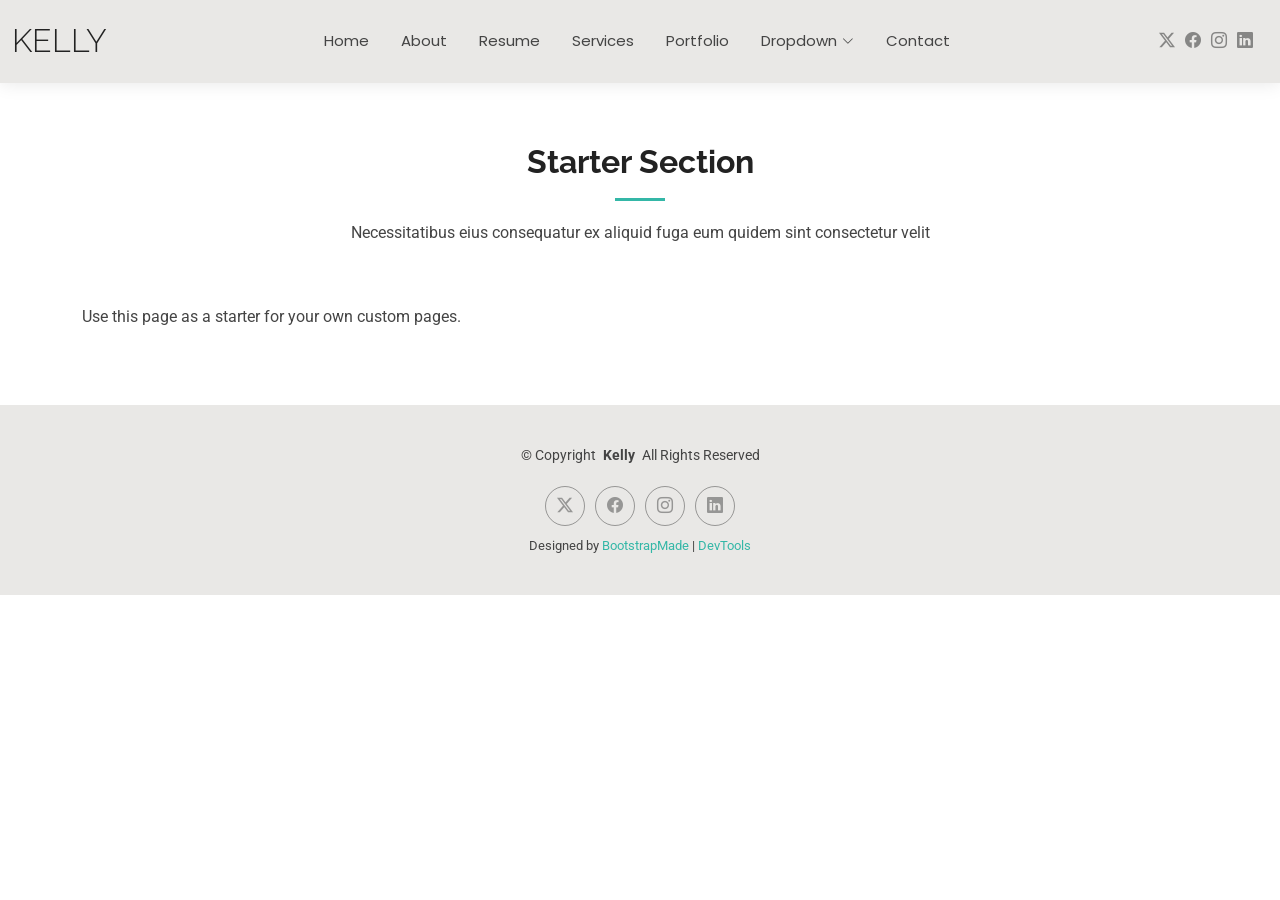
<file: starter-page.html>
<!DOCTYPE html>
<html lang="en">

<head>
  <meta charset="utf-8">
  <meta content="width=device-width, initial-scale=1.0" name="viewport">
  <title>Starter Page - Kelly Bootstrap Template</title>
  <meta name="description" content="">
  <meta name="keywords" content="">

  <!-- Favicons -->
  <link href="assets/img/favicon.png" rel="icon">
  <link href="assets/img/apple-touch-icon.png" rel="apple-touch-icon">

  <!-- Fonts -->
  <link href="https://fonts.googleapis.com" rel="preconnect">
  <link href="https://fonts.gstatic.com" rel="preconnect" crossorigin>
  <link href="https://fonts.googleapis.com/css2?family=Roboto:ital,wght@0,100;0,300;0,400;0,500;0,700;0,900;1,100;1,300;1,400;1,500;1,700;1,900&family=Poppins:ital,wght@0,100;0,200;0,300;0,400;0,500;0,600;0,700;0,800;0,900;1,100;1,200;1,300;1,400;1,500;1,600;1,700;1,800;1,900&family=Raleway:ital,wght@0,100;0,200;0,300;0,400;0,500;0,600;0,700;0,800;0,900;1,100;1,200;1,300;1,400;1,500;1,600;1,700;1,800;1,900&display=swap" rel="stylesheet">

  <!-- Vendor CSS Files -->
  <link href="assets/vendor/bootstrap/css/bootstrap.min.css" rel="stylesheet">
  <link href="assets/vendor/bootstrap-icons/bootstrap-icons.css" rel="stylesheet">
  <link href="assets/vendor/aos/aos.css" rel="stylesheet">
  <link href="assets/vendor/swiper/swiper-bundle.min.css" rel="stylesheet">
  <link href="assets/vendor/glightbox/css/glightbox.min.css" rel="stylesheet">

  <!-- Main CSS File -->
  <link href="assets/css/main.css" rel="stylesheet">

  <!-- =======================================================
  * Template Name: Kelly
  * Template URL: https://bootstrapmade.com/kelly-free-bootstrap-cv-resume-html-template/
  * Updated: Aug 07 2024 with Bootstrap v5.3.3
  * Author: BootstrapMade.com
  * License: https://bootstrapmade.com/license/
  ======================================================== -->
</head>

<body class="starter-page-page">

  <header id="header" class="header d-flex align-items-center light-background sticky-top">
    <div class="container-fluid position-relative d-flex align-items-center justify-content-between">

      <a href="index.html" class="logo d-flex align-items-center me-auto me-xl-0">
        <!-- Uncomment the line below if you also wish to use an image logo -->
        <!-- <img src="assets/img/logo.png" alt=""> -->
        <h1 class="sitename">Kelly</h1>
      </a>

      <nav id="navmenu" class="navmenu">
        <ul>
          <li><a href="index.html">Home</a></li>
          <li><a href="about.html">About</a></li>
          <li><a href="resume.html">Resume</a></li>
          <li><a href="services.html">Services</a></li>
          <li><a href="portfolio.html">Portfolio</a></li>
          <li class="dropdown"><a href="#"><span>Dropdown</span> <i class="bi bi-chevron-down toggle-dropdown"></i></a>
            <ul>
              <li><a href="#">Dropdown 1</a></li>
              <li class="dropdown"><a href="#"><span>Deep Dropdown</span> <i class="bi bi-chevron-down toggle-dropdown"></i></a>
                <ul>
                  <li><a href="#">Deep Dropdown 1</a></li>
                  <li><a href="#">Deep Dropdown 2</a></li>
                  <li><a href="#">Deep Dropdown 3</a></li>
                  <li><a href="#">Deep Dropdown 4</a></li>
                  <li><a href="#">Deep Dropdown 5</a></li>
                </ul>
              </li>
              <li><a href="#">Dropdown 2</a></li>
              <li><a href="#">Dropdown 3</a></li>
              <li><a href="#">Dropdown 4</a></li>
            </ul>
          </li>
          <li><a href="contact.html">Contact</a></li>
        </ul>
        <i class="mobile-nav-toggle d-xl-none bi bi-list"></i>
      </nav>

      <div class="header-social-links">
        <a href="#" class="twitter"><i class="bi bi-twitter-x"></i></a>
        <a href="#" class="facebook"><i class="bi bi-facebook"></i></a>
        <a href="#" class="instagram"><i class="bi bi-instagram"></i></a>
        <a href="#" class="linkedin"><i class="bi bi-linkedin"></i></a>
      </div>

    </div>
  </header>

  <main class="main">

    <!-- Starter Section Section -->
    <section id="starter-section" class="starter-section section">

      <!-- Section Title -->
      <div class="container section-title" data-aos="fade-up">
        <h2>Starter Section</h2>
        <p>Necessitatibus eius consequatur ex aliquid fuga eum quidem sint consectetur velit</p>
      </div><!-- End Section Title -->

      <div class="container" data-aos="fade-up">
        <p>Use this page as a starter for your own custom pages.</p>
      </div>

    </section><!-- /Starter Section Section -->

  </main>

  <footer id="footer" class="footer light-background">

    <div class="container">
      <div class="copyright text-center ">
        <p>© <span>Copyright</span> <strong class="px-1 sitename">Kelly</strong> <span>All Rights Reserved<br></span></p>
      </div>
      <div class="social-links d-flex justify-content-center">
        <a href=""><i class="bi bi-twitter-x"></i></a>
        <a href=""><i class="bi bi-facebook"></i></a>
        <a href=""><i class="bi bi-instagram"></i></a>
        <a href=""><i class="bi bi-linkedin"></i></a>
      </div>
      <div class="credits">
        <!-- All the links in the footer should remain intact. -->
        <!-- You can delete the links only if you've purchased the pro version. -->
        <!-- Licensing information: https://bootstrapmade.com/license/ -->
        <!-- Purchase the pro version with working PHP/AJAX contact form: [buy-url] -->
        Designed by <a href="https://bootstrapmade.com/">BootstrapMade</a> | <a href="https://bootstrapmade.com/tools/">DevTools</a>
      </div>
    </div>

  </footer>

  <!-- Scroll Top -->
  <a href="#" id="scroll-top" class="scroll-top d-flex align-items-center justify-content-center"><i class="bi bi-arrow-up-short"></i></a>

  <!-- Preloader -->
  <div id="preloader"></div>

  <!-- Vendor JS Files -->
  <script src="assets/vendor/bootstrap/js/bootstrap.bundle.min.js"></script>
  <script src="assets/vendor/php-email-form/validate.js"></script>
  <script src="assets/vendor/aos/aos.js"></script>
  <script src="assets/vendor/waypoints/noframework.waypoints.js"></script>
  <script src="assets/vendor/purecounter/purecounter_vanilla.js"></script>
  <script src="assets/vendor/swiper/swiper-bundle.min.js"></script>
  <script src="assets/vendor/glightbox/js/glightbox.min.js"></script>
  <script src="assets/vendor/imagesloaded/imagesloaded.pkgd.min.js"></script>
  <script src="assets/vendor/isotope-layout/isotope.pkgd.min.js"></script>

  <!-- Main JS File -->
  <script src="assets/js/main.js"></script>

</body>

</html>
</file>
<file: assets/css/main.css>
/**
* Template Name: Kelly
* Template URL: https://bootstrapmade.com/kelly-free-bootstrap-cv-resume-html-template/
* Updated: Aug 07 2024 with Bootstrap v5.3.3
* Author: BootstrapMade.com
* License: https://bootstrapmade.com/license/
*/

/*--------------------------------------------------------------
# Font & Color Variables
# Help: https://bootstrapmade.com/color-system/
--------------------------------------------------------------*/
/* Fonts */
:root {
  --default-font: "Roboto",  system-ui, -apple-system, "Segoe UI", Roboto, "Helvetica Neue", Arial, "Noto Sans", "Liberation Sans", sans-serif, "Apple Color Emoji", "Segoe UI Emoji", "Segoe UI Symbol", "Noto Color Emoji";
  --heading-font: "Raleway",  sans-serif;
  --nav-font: "Poppins",  sans-serif;
}

/* Global Colors - The following color variables are used throughout the website. Updating them here will change the color scheme of the entire website */
:root { 
  --background-color: #ffffff; /* Background color for the entire website, including individual sections */
  --default-color: #444444; /* Default color used for the majority of the text content across the entire website */
  --heading-color: #222222; /* Color for headings, subheadings and title throughout the website */
  --accent-color: #34b7a7; /* Accent color that represents your brand on the website. It's used for buttons, links, and other elements that need to stand out */
  --surface-color: #ffffff; /* The surface color is used as a background of boxed elements within sections, such as cards, icon boxes, or other elements that require a visual separation from the global background. */
  --contrast-color: #ffffff; /* Contrast color for text, ensuring readability against backgrounds of accent, heading, or default colors. */
}

/* Nav Menu Colors - The following color variables are used specifically for the navigation menu. They are separate from the global colors to allow for more customization options */
:root {
  --nav-color: #444444;  /* The default color of the main navmenu links */
  --nav-hover-color: #34b7a7; /* Applied to main navmenu links when they are hovered over or active */
  --nav-mobile-background-color: #ffffff; /* Used as the background color for mobile navigation menu */
  --nav-dropdown-background-color: #ffffff; /* Used as the background color for dropdown items that appear when hovering over primary navigation items */
  --nav-dropdown-color: #444444; /* Used for navigation links of the dropdown items in the navigation menu. */
  --nav-dropdown-hover-color: #34b7a7; /* Similar to --nav-hover-color, this color is applied to dropdown navigation links when they are hovered over. */
}

/* Color Presets - These classes override global colors when applied to any section or element, providing reuse of the sam color scheme. */

.light-background {
  --background-color: #e9e8e6;
  --surface-color: #ffffff;
}

.dark-background {
  --background-color: #060606;
  --default-color: #ffffff;
  --heading-color: #ffffff;
  --surface-color: #252525;
  --contrast-color: #ffffff;
}

/* Smooth scroll */
:root {
  scroll-behavior: smooth;
}

/*--------------------------------------------------------------
# General Styling & Shared Classes
--------------------------------------------------------------*/
body {
  color: var(--default-color);
  background-color: var(--background-color);
  font-family: var(--default-font);
}

a {
  color: var(--accent-color);
  text-decoration: none;
  transition: 0.3s;
}

a:hover {
  color: color-mix(in srgb, var(--accent-color), transparent 25%);
  text-decoration: none;
}

h1,
h2,
h3,
h4,
h5,
h6 {
  color: var(--heading-color);
  font-family: var(--heading-font);
}

/* PHP Email Form Messages
------------------------------*/
.php-email-form .error-message {
  display: none;
  background: #df1529;
  color: #ffffff;
  text-align: left;
  padding: 15px;
  margin-bottom: 24px;
  font-weight: 600;
}

.php-email-form .sent-message {
  display: none;
  color: #ffffff;
  background: #059652;
  text-align: center;
  padding: 15px;
  margin-bottom: 24px;
  font-weight: 600;
}

.php-email-form .loading {
  display: none;
  background: var(--surface-color);
  text-align: center;
  padding: 15px;
  margin-bottom: 24px;
}

.php-email-form .loading:before {
  content: "";
  display: inline-block;
  border-radius: 50%;
  width: 24px;
  height: 24px;
  margin: 0 10px -6px 0;
  border: 3px solid var(--accent-color);
  border-top-color: var(--surface-color);
  animation: php-email-form-loading 1s linear infinite;
}

@keyframes php-email-form-loading {
  0% {
    transform: rotate(0deg);
  }

  100% {
    transform: rotate(360deg);
  }
}

/*--------------------------------------------------------------
# Global Header
--------------------------------------------------------------*/
.header {
  color: var(--default-color);
  background-color: var(--background-color);
  padding: 15px 0;
  transition: all 0.5s;
  z-index: 997;
  box-shadow: 0px 0 18px rgba(0, 0, 0, 0.1);
}

.header .logo {
  line-height: 1;
}

.header .logo img {
  max-height: 36px;
  margin-right: 8px;
}

.header .logo h1 {
  font-size: 32px;
  margin: 0;
  font-weight: 300;
  text-transform: uppercase;
  color: var(--heading-color);
}

.header .header-social-links {
  padding-right: 15px;
}

.header .header-social-links a {
  color: color-mix(in srgb, var(--default-color), transparent 40%);
  padding-left: 6px;
  display: inline-block;
  transition: 0.3s;
  font-size: 16px;
}

.header .header-social-links a:hover {
  color: var(--accent-color);
}

.header .header-social-links a i {
  line-height: 0px;
}

@media (max-width: 1200px) {
  .header .logo {
    order: 1;
  }

  .header .header-social-links {
    order: 2;
  }

  .header .navmenu {
    order: 3;
  }
}

/*--------------------------------------------------------------
# Navigation Menu
--------------------------------------------------------------*/
/* Desktop Navigation */
@media (min-width: 1200px) {
  .navmenu {
    padding: 0;
  }

  .navmenu ul {
    margin: 0;
    padding: 0;
    display: flex;
    list-style: none;
    align-items: center;
  }

  .navmenu li {
    position: relative;
  }

  .navmenu>ul>li {
    white-space: nowrap;
    padding: 15px 14px;
  }

  .navmenu>ul>li:last-child {
    padding-right: 0;
  }

  .navmenu a,
  .navmenu a:focus {
    color: var(--nav-color);
    font-size: 15px;
    padding: 0 2px;
    font-family: var(--nav-font);
    font-weight: 400;
    display: flex;
    align-items: center;
    justify-content: space-between;
    white-space: nowrap;
    transition: 0.3s;
    position: relative;
  }

  .navmenu a i,
  .navmenu a:focus i {
    font-size: 12px;
    line-height: 0;
    margin-left: 5px;
    transition: 0.3s;
  }

  .navmenu>ul>li>a:before {
    content: "";
    position: absolute;
    height: 2px;
    bottom: -6px;
    left: 0;
    background-color: var(--nav-hover-color);
    visibility: hidden;
    width: 0px;
    transition: all 0.3s ease-in-out 0s;
  }

  .navmenu a:hover:before,
  .navmenu li:hover>a:before,
  .navmenu .active:before {
    visibility: visible;
    width: 25px;
  }

  .navmenu li:hover>a,
  .navmenu .active,
  .navmenu .active:focus {
    color: var(--nav-hover-color);
  }

  .navmenu .dropdown ul {
    margin: 0;
    padding: 10px 0;
    background: var(--nav-dropdown-background-color);
    display: block;
    position: absolute;
    visibility: hidden;
    left: 14px;
    top: 130%;
    opacity: 0;
    transition: 0.3s;
    border-radius: 4px;
    z-index: 99;
    box-shadow: 0px 0px 30px rgba(0, 0, 0, 0.1);
  }

  .navmenu .dropdown ul li {
    min-width: 200px;
  }

  .navmenu .dropdown ul a {
    padding: 10px 20px;
    font-size: 15px;
    text-transform: none;
    color: var(--nav-dropdown-color);
  }

  .navmenu .dropdown ul a i {
    font-size: 12px;
  }

  .navmenu .dropdown ul a:hover,
  .navmenu .dropdown ul .active:hover,
  .navmenu .dropdown ul li:hover>a {
    color: var(--nav-dropdown-hover-color);
  }

  .navmenu .dropdown:hover>ul {
    opacity: 1;
    top: 100%;
    visibility: visible;
  }

  .navmenu .dropdown .dropdown ul {
    top: 0;
    left: -90%;
    visibility: hidden;
  }

  .navmenu .dropdown .dropdown:hover>ul {
    opacity: 1;
    top: 0;
    left: -100%;
    visibility: visible;
  }
}

/* Mobile Navigation */
@media (max-width: 1199px) {
  .mobile-nav-toggle {
    color: var(--nav-color);
    font-size: 28px;
    line-height: 0;
    margin-right: 10px;
    cursor: pointer;
    transition: color 0.3s;
  }

  .navmenu {
    padding: 0;
    z-index: 9997;
  }

  .navmenu ul {
    display: none;
    list-style: none;
    position: absolute;
    inset: 60px 20px 20px 20px;
    padding: 10px 0;
    margin: 0;
    border-radius: 6px;
    background-color: var(--nav-mobile-background-color);
    border: 1px solid color-mix(in srgb, var(--default-color), transparent 90%);
    box-shadow: none;
    overflow-y: auto;
    transition: 0.3s;
    z-index: 9998;
  }

  .navmenu a,
  .navmenu a:focus {
    color: var(--nav-dropdown-color);
    padding: 10px 20px;
    font-family: var(--nav-font);
    font-size: 17px;
    font-weight: 500;
    display: flex;
    align-items: center;
    justify-content: space-between;
    white-space: nowrap;
    transition: 0.3s;
  }

  .navmenu a i,
  .navmenu a:focus i {
    font-size: 12px;
    line-height: 0;
    margin-left: 5px;
    width: 30px;
    height: 30px;
    display: flex;
    align-items: center;
    justify-content: center;
    border-radius: 50%;
    transition: 0.3s;
    background-color: color-mix(in srgb, var(--accent-color), transparent 90%);
  }

  .navmenu a i:hover,
  .navmenu a:focus i:hover {
    background-color: var(--accent-color);
    color: var(--contrast-color);
  }

  .navmenu a:hover,
  .navmenu .active,
  .navmenu .active:focus {
    color: var(--nav-dropdown-hover-color);
  }

  .navmenu .active i,
  .navmenu .active:focus i {
    background-color: var(--accent-color);
    color: var(--contrast-color);
    transform: rotate(180deg);
  }

  .navmenu .dropdown ul {
    position: static;
    display: none;
    z-index: 99;
    padding: 10px 0;
    margin: 10px 20px;
    background-color: var(--nav-dropdown-background-color);
    transition: all 0.5s ease-in-out;
  }

  .navmenu .dropdown ul ul {
    background-color: rgba(33, 37, 41, 0.1);
  }

  .navmenu .dropdown>.dropdown-active {
    display: block;
    background-color: rgba(33, 37, 41, 0.03);
  }

  .mobile-nav-active {
    overflow: hidden;
  }

  .mobile-nav-active .mobile-nav-toggle {
    color: #fff;
    position: absolute;
    font-size: 32px;
    top: 15px;
    right: 15px;
    margin-right: 0;
    z-index: 9999;
  }

  .mobile-nav-active .navmenu {
    position: fixed;
    overflow: hidden;
    inset: 0;
    background: rgba(33, 37, 41, 0.8);
    transition: 0.3s;
  }

  .mobile-nav-active .navmenu>ul {
    display: block;
  }
}

/*--------------------------------------------------------------
# Global Footer
--------------------------------------------------------------*/
.footer {
  color: var(--default-color);
  background-color: var(--background-color);
  font-size: 14px;
  padding: 40px 0;
  position: relative;
}

.footer .copyright p {
  margin-bottom: 0;
}

.footer .social-links {
  margin-top: 20px;
}

.footer .social-links a {
  display: flex;
  align-items: center;
  justify-content: center;
  width: 40px;
  height: 40px;
  border-radius: 50%;
  border: 1px solid color-mix(in srgb, var(--default-color), transparent 50%);
  font-size: 16px;
  color: color-mix(in srgb, var(--default-color), transparent 50%);
  margin: 0 5px;
  transition: 0.3s;
}

.footer .social-links a:hover {
  color: var(--accent-color);
  border-color: var(--accent-color);
}

.footer .credits {
  margin-top: 10px;
  font-size: 13px;
  text-align: center;
}

/*--------------------------------------------------------------
# Preloader
--------------------------------------------------------------*/
#preloader {
  position: fixed;
  inset: 0;
  z-index: 9999;
  overflow: hidden;
  background-color: var(--background-color);
  transition: all 0.6s ease-out;
  width: 100%;
  height: 100vh;
}

#preloader:before,
#preloader:after {
  content: "";
  position: absolute;
  border: 4px solid var(--accent-color);
  border-radius: 50%;
  animation: animate-preloader 2s cubic-bezier(0, 0.2, 0.8, 1) infinite;
}

#preloader:after {
  animation-delay: -0.5s;
}

@keyframes animate-preloader {
  0% {
    width: 10px;
    height: 10px;
    top: calc(50% - 5px);
    left: calc(50% - 5px);
    opacity: 1;
  }

  100% {
    width: 72px;
    height: 72px;
    top: calc(50% - 36px);
    left: calc(50% - 36px);
    opacity: 0;
  }
}

/*--------------------------------------------------------------
# Scroll Top Button
--------------------------------------------------------------*/
.scroll-top {
  position: fixed;
  visibility: hidden;
  opacity: 0;
  right: 15px;
  bottom: -15px;
  z-index: 99999;
  background-color: var(--accent-color);
  width: 44px;
  height: 44px;
  border-radius: 50px;
  transition: all 0.4s;
}

.scroll-top i {
  font-size: 24px;
  color: var(--contrast-color);
  line-height: 0;
}

.scroll-top:hover {
  background-color: color-mix(in srgb, var(--accent-color), transparent 20%);
  color: var(--contrast-color);
}

.scroll-top.active {
  visibility: visible;
  opacity: 1;
  bottom: 15px;
}

/*--------------------------------------------------------------
# Disable aos animation delay on mobile devices
--------------------------------------------------------------*/
@media screen and (max-width: 768px) {
  [data-aos-delay] {
    transition-delay: 0 !important;
  }
}

/*--------------------------------------------------------------
# Global Page Titles & Breadcrumbs
--------------------------------------------------------------*/
.page-title {
  color: var(--default-color);
  background-color: var(--background-color);
  padding: 25px 0;
  position: relative;
  border-bottom: 1px solid color-mix(in srgb, var(--default-color), transparent 85%);
}

.page-title h1 {
  font-size: 24px;
  font-weight: 400;
}

.page-title .breadcrumbs ol {
  display: flex;
  flex-wrap: wrap;
  list-style: none;
  padding: 0;
  margin: 0;
  font-size: 14px;
  font-weight: 400;
}

.page-title .breadcrumbs ol li+li {
  padding-left: 10px;
}

.page-title .breadcrumbs ol li+li::before {
  content: "/";
  display: inline-block;
  padding-right: 10px;
  color: color-mix(in srgb, var(--default-color), transparent 70%);
}

/*--------------------------------------------------------------
# Global Sections
--------------------------------------------------------------*/
section,
.section {
  color: var(--default-color);
  background-color: var(--background-color);
  padding: 60px 0;
  scroll-margin-top: 100px;
  overflow: clip;
}

@media (max-width: 1199px) {

  section,
  .section {
    scroll-margin-top: 66px;
  }
}

/*--------------------------------------------------------------
# Global Section Titles
--------------------------------------------------------------*/
.section-title {
  text-align: center;
  padding-bottom: 60px;
  position: relative;
}

.section-title h2 {
  font-size: 32px;
  font-weight: 700;
  margin-bottom: 20px;
  padding-bottom: 20px;
  position: relative;
}

.section-title h2:after {
  content: "";
  position: absolute;
  display: block;
  width: 50px;
  height: 3px;
  background: var(--accent-color);
  left: 0;
  right: 0;
  bottom: 0;
  margin: auto;
}

.section-title p {
  margin-bottom: 0;
}

/*--------------------------------------------------------------
# Hero Section
--------------------------------------------------------------*/
.hero {
  width: 100%;
  min-height: calc(100vh - 82px);
  position: relative;
  padding: 80px 0;
  display: flex;
  align-items: center;
  justify-content: center;
}

@media (max-width: 1200px) {
  .hero {
    min-height: calc(100vh - 68px);
  }
}

.hero img {
  position: absolute;
  inset: 0;
  display: block;
  width: 100%;
  height: 100%;
  object-fit: cover;
  z-index: 1;
}

.hero .container {
  position: relative;
  z-index: 3;
}

.hero h2 {
  margin: 0;
  font-size: 48px;
  font-weight: 700;
}

.hero p {
  margin: 10px 0 0 0;
  font-size: 24px;
  color: var(--heading-color);
}

.hero .btn-get-started {
  color: var(--contrast-color);
  background: var(--accent-color);
  font-family: var(--heading-font);
  text-transform: uppercase;
  font-weight: 600;
  font-size: 12px;
  letter-spacing: 1px;
  display: inline-block;
  padding: 12px 40px;
  border-radius: 50px;
  transition: 0.5s;
  margin-top: 30px;
}

.hero .btn-get-started:hover {
  background: color-mix(in srgb, var(--accent-color) 90%, white 20%);
}

@media (max-width: 768px) {
  .hero h2 {
    font-size: 32px;
  }

  .hero p {
    font-size: 18px;
  }
}

@media (max-width: 768px) {
  .hero img {
    object-position: 75% center;
  }
}

/*--------------------------------------------------------------
# About Section
--------------------------------------------------------------*/
.about .content h2 {
  font-weight: 700;
  font-size: 24px;
}

.about .content ul {
  list-style: none;
  padding: 0;
}

.about .content ul li {
  margin-bottom: 20px;
  display: flex;
  align-items: center;
}

.about .content ul strong {
  margin-right: 10px;
}

.about .content ul i {
  font-size: 16px;
  margin-right: 5px;
  color: var(--accent-color);
  line-height: 0;
}

/*--------------------------------------------------------------
# Skills Section
--------------------------------------------------------------*/
.skills .progress {
  height: 60px;
  display: block;
  background: none;
  border-radius: 0;
}

.skills .progress .skill {
  color: var(--heading-color);
  padding: 0;
  margin: 0 0 6px 0;
  text-transform: uppercase;
  display: block;
  font-weight: 600;
  font-family: var(--heading-font);
}

.skills .progress .skill .val {
  float: right;
  font-style: normal;
}

.skills .progress-bar-wrap {
  background: color-mix(in srgb, var(--default-color), transparent 90%);
  height: 10px;
}

.skills .progress-bar {
  width: 1px;
  height: 10px;
  transition: 0.9s;
  background-color: var(--accent-color);
}

/*--------------------------------------------------------------
# Stats Section
--------------------------------------------------------------*/
.stats .stats-item {
  padding: 30px;
  width: 100%;
}

.stats .stats-item span {
  color: var(--heading-color);
  font-size: 48px;
  display: block;
  font-weight: 700;
  margin-bottom: 20px;
  padding-bottom: 20px;
  position: relative;
}

.stats .stats-item span:after {
  content: "";
  position: absolute;
  display: block;
  width: 25px;
  height: 3px;
  background: var(--accent-color);
  left: 0;
  right: 0;
  bottom: 0;
  margin: auto;
}

.stats .stats-item p {
  color: color-mix(in srgb, var(--default-color), transparent 40%);
  padding: 0;
  margin: 0;
  font-family: var(--heading-font);
  font-weight: 500;
}

/*--------------------------------------------------------------
# Testimonials Section
--------------------------------------------------------------*/
.testimonials .section-header {
  margin-bottom: 40px;
}

.testimonials .testimonials-carousel,
.testimonials .testimonials-slider {
  overflow: hidden;
}

.testimonials .testimonial-item {
  text-align: center;
}

.testimonials .testimonial-item .testimonial-img {
  width: 120px;
  border-radius: 50%;
  border: 4px solid var(--background-color);
  margin: 0 auto;
}

.testimonials .testimonial-item h3 {
  font-size: 20px;
  font-weight: bold;
  margin: 10px 0 5px 0;
}

.testimonials .testimonial-item h4 {
  font-size: 14px;
  color: color-mix(in srgb, var(--default-color), transparent 40%);
  margin: 0 0 15px 0;
}

.testimonials .testimonial-item .stars {
  margin-bottom: 15px;
}

.testimonials .testimonial-item .stars i {
  color: #ffc107;
  margin: 0 1px;
}

.testimonials .testimonial-item .quote-icon-left,
.testimonials .testimonial-item .quote-icon-right {
  color: color-mix(in srgb, var(--accent-color), transparent 50%);
  font-size: 26px;
  line-height: 0;
}

.testimonials .testimonial-item .quote-icon-left {
  display: inline-block;
  left: -5px;
  position: relative;
}

.testimonials .testimonial-item .quote-icon-right {
  display: inline-block;
  right: -5px;
  position: relative;
  top: 10px;
  transform: scale(-1, -1);
}

.testimonials .testimonial-item p {
  font-style: italic;
  margin: 0 auto 15px auto;
}

.testimonials .swiper-wrapper {
  height: auto;
}

.testimonials .swiper-pagination {
  margin-top: 20px;
  position: relative;
}

.testimonials .swiper-pagination .swiper-pagination-bullet {
  width: 12px;
  height: 12px;
  opacity: 1;
  background-color: color-mix(in srgb, var(--default-color), transparent 85%);
}

.testimonials .swiper-pagination .swiper-pagination-bullet-active {
  background-color: var(--accent-color);
}

@media (min-width: 992px) {
  .testimonials .testimonial-item p {
    width: 80%;
  }
}

/*--------------------------------------------------------------
# Resume Section
--------------------------------------------------------------*/
.resume .resume-title {
  color: var(--heading-color);
  font-size: 26px;
  font-weight: 700;
  margin-top: 20px;
  margin-bottom: 20px;
}

.resume .resume-item {
  padding: 0 0 20px 20px;
  margin-top: -2px;
  border-left: 2px solid var(--accent-color);
  position: relative;
}

.resume .resume-item h4 {
  line-height: 18px;
  font-size: 18px;
  font-weight: 600;
  text-transform: uppercase;
  color: color-mix(in srgb, var(--default-color), transparent 20%);
  margin-bottom: 10px;
}

.resume .resume-item h5 {
  font-size: 16px;
  padding: 5px 15px;
  display: inline-block;
  font-weight: 600;
  margin-bottom: 10px;
}

.resume .resume-item ul {
  padding-left: 20px;
}

.resume .resume-item ul li {
  padding-bottom: 10px;
}

.resume .resume-item:last-child {
  padding-bottom: 0;
}

.resume .resume-item::before {
  content: "";
  position: absolute;
  width: 16px;
  height: 16px;
  border-radius: 50px;
  left: -9px;
  top: 0;
  background: var(--background-color);
  border: 2px solid var(--accent-color);
}

/*--------------------------------------------------------------
# Services Section
--------------------------------------------------------------*/
.services .service-item {
  background-color: var(--surface-color);
  box-shadow: 0px 5px 90px 0px rgba(0, 0, 0, 0.1);
  height: 100%;
  padding: 60px 30px;
  text-align: center;
  transition: 0.3s;
  border-radius: 5px;
}

.services .service-item .icon {
  margin: 0 auto;
  width: 100px;
  height: 100px;
  display: flex;
  align-items: center;
  justify-content: center;
  transition: ease-in-out 0.3s;
  position: relative;
}

.services .service-item .icon i {
  font-size: 36px;
  transition: 0.5s;
  position: relative;
}

.services .service-item .icon svg {
  position: absolute;
  top: 0;
  left: 0;
}

.services .service-item .icon svg path {
  transition: 0.5s;
  fill: color-mix(in srgb, var(--default-color), transparent 95%);
}

.services .service-item h3 {
  font-weight: 700;
  margin: 10px 0 15px 0;
  font-size: 22px;
}

.services .service-item p {
  line-height: 24px;
  font-size: 14px;
  margin-bottom: 0;
}

.services .service-item:hover {
  box-shadow: 0px 5px 35px 0px rgba(0, 0, 0, 0.1);
}

.services .service-item.item-cyan i {
  color: #0dcaf0;
}

.services .service-item.item-cyan:hover .icon i {
  color: #fff;
}

.services .service-item.item-cyan:hover .icon path {
  fill: #0dcaf0;
}

.services .service-item.item-orange i {
  color: #fd7e14;
}

.services .service-item.item-orange:hover .icon i {
  color: #fff;
}

.services .service-item.item-orange:hover .icon path {
  fill: #fd7e14;
}

.services .service-item.item-teal i {
  color: #20c997;
}

.services .service-item.item-teal:hover .icon i {
  color: #fff;
}

.services .service-item.item-teal:hover .icon path {
  fill: #20c997;
}

.services .service-item.item-red i {
  color: #df1529;
}

.services .service-item.item-red:hover .icon i {
  color: #fff;
}

.services .service-item.item-red:hover .icon path {
  fill: #df1529;
}

.services .service-item.item-indigo i {
  color: #6610f2;
}

.services .service-item.item-indigo:hover .icon i {
  color: #fff;
}

.services .service-item.item-indigo:hover .icon path {
  fill: #6610f2;
}

.services .service-item.item-pink i {
  color: #f3268c;
}

.services .service-item.item-pink:hover .icon i {
  color: #fff;
}

.services .service-item.item-pink:hover .icon path {
  fill: #f3268c;
}

/*--------------------------------------------------------------
# Portfolio Section
--------------------------------------------------------------*/
.portfolio .portfolio-filters {
  padding: 0;
  margin: 0 auto 20px auto;
  list-style: none;
  text-align: center;
}

.portfolio .portfolio-filters li {
  cursor: pointer;
  display: inline-block;
  padding: 8px 20px 10px 20px;
  margin: 0;
  font-size: 15px;
  font-weight: 500;
  line-height: 1;
  margin-bottom: 5px;
  border-radius: 50px;
  transition: all 0.3s ease-in-out;
  font-family: var(--heading-font);
}

.portfolio .portfolio-filters li:hover,
.portfolio .portfolio-filters li.filter-active {
  color: var(--contrast-color);
  background-color: var(--accent-color);
}

.portfolio .portfolio-filters li:first-child {
  margin-left: 0;
}

.portfolio .portfolio-filters li:last-child {
  margin-right: 0;
}

@media (max-width: 575px) {
  .portfolio .portfolio-filters li {
    font-size: 14px;
    margin: 0 0 10px 0;
  }
}

.portfolio .portfolio-item {
  position: relative;
  overflow: hidden;
}

.portfolio .portfolio-item .portfolio-info {
  opacity: 0;
  position: absolute;
  left: 12px;
  right: 12px;
  bottom: -100%;
  z-index: 3;
  transition: all ease-in-out 0.5s;
  background: color-mix(in srgb, var(--surface-color), transparent 10%);
  padding: 15px;
}

.portfolio .portfolio-item .portfolio-info h4 {
  font-size: 18px;
  font-weight: 600;
  padding-right: 50px;
}

.portfolio .portfolio-item .portfolio-info p {
  color: color-mix(in srgb, var(--default-color), transparent 30%);
  font-size: 14px;
  margin-bottom: 0;
  padding-right: 50px;
}

.portfolio .portfolio-item .portfolio-info .preview-link,
.portfolio .portfolio-item .portfolio-info .details-link {
  position: absolute;
  right: 50px;
  font-size: 24px;
  top: calc(50% - 14px);
  color: color-mix(in srgb, var(--default-color), transparent 30%);
  transition: 0.3s;
  line-height: 0;
}

.portfolio .portfolio-item .portfolio-info .preview-link:hover,
.portfolio .portfolio-item .portfolio-info .details-link:hover {
  color: var(--accent-color);
}

.portfolio .portfolio-item .portfolio-info .details-link {
  right: 14px;
  font-size: 28px;
}

.portfolio .portfolio-item:hover .portfolio-info {
  opacity: 1;
  bottom: 0;
}

/*--------------------------------------------------------------
# Portfolio Details Section
--------------------------------------------------------------*/
.portfolio-details .portfolio-details-slider img {
  width: 100%;
}

.portfolio-details .portfolio-details-slider .swiper-pagination {
  margin-top: 20px;
  position: relative;
}

.portfolio-details .portfolio-details-slider .swiper-pagination .swiper-pagination-bullet {
  width: 12px;
  height: 12px;
  background-color: color-mix(in srgb, var(--default-color), transparent 85%);
  opacity: 1;
}

.portfolio-details .portfolio-details-slider .swiper-pagination .swiper-pagination-bullet-active {
  background-color: var(--accent-color);
}

.portfolio-details .portfolio-info {
  background-color: var(--surface-color);
  padding: 30px;
  box-shadow: 0px 0 30px rgba(0, 0, 0, 0.1);
}

.portfolio-details .portfolio-info h3 {
  font-size: 22px;
  font-weight: 700;
  margin-bottom: 20px;
  padding-bottom: 20px;
  border-bottom: 1px solid color-mix(in srgb, var(--default-color), transparent 85%);
}

.portfolio-details .portfolio-info ul {
  list-style: none;
  padding: 0;
  font-size: 15px;
}

.portfolio-details .portfolio-info ul li+li {
  margin-top: 10px;
}

.portfolio-details .portfolio-description {
  padding-top: 30px;
}

.portfolio-details .portfolio-description h2 {
  font-size: 26px;
  font-weight: 700;
  margin-bottom: 20px;
}

.portfolio-details .portfolio-description p {
  padding: 0;
  color: color-mix(in srgb, var(--default-color), transparent 30%);
}

/*--------------------------------------------------------------
# Contact Section
--------------------------------------------------------------*/
.contact .info-wrap {
  background-color: var(--surface-color);
  box-shadow: 0px 0px 20px rgba(0, 0, 0, 0.1);
  padding: 30px;
}

@media (max-width: 575px) {
  .contact .info-wrap {
    padding: 20px;
  }
}

.contact .info-item {
  margin-bottom: 40px;
}

.contact .info-item i {
  font-size: 20px;
  color: var(--accent-color);
  background: color-mix(in srgb, var(--accent-color), transparent 92%);
  width: 44px;
  height: 44px;
  display: flex;
  justify-content: center;
  align-items: center;
  border-radius: 50px;
  transition: all 0.3s ease-in-out;
  margin-right: 15px;
}

.contact .info-item h3 {
  padding: 0;
  font-size: 18px;
  font-weight: 700;
  margin-bottom: 5px;
}

.contact .info-item p {
  padding: 0;
  margin-bottom: 0;
  font-size: 14px;
}

.contact .info-item:hover i {
  background: var(--accent-color);
  color: var(--contrast-color);
}

.contact .php-email-form {
  background-color: var(--surface-color);
  height: 100%;
  padding: 30px;
  box-shadow: 0px 0px 20px rgba(0, 0, 0, 0.1);
}

@media (max-width: 575px) {
  .contact .php-email-form {
    padding: 20px;
  }
}

.contact .php-email-form input[type=text],
.contact .php-email-form input[type=email],
.contact .php-email-form textarea {
  font-size: 14px;
  padding: 10px 15px;
  box-shadow: none;
  border-radius: 0;
  color: var(--default-color);
  background-color: var(--surface-color);
  border-color: color-mix(in srgb, var(--default-color), transparent 80%);
}

.contact .php-email-form input[type=text]:focus,
.contact .php-email-form input[type=email]:focus,
.contact .php-email-form textarea:focus {
  border-color: var(--accent-color);
}

.contact .php-email-form input[type=text]::placeholder,
.contact .php-email-form input[type=email]::placeholder,
.contact .php-email-form textarea::placeholder {
  color: color-mix(in srgb, var(--default-color), transparent 70%);
}

.contact .php-email-form button[type=submit] {
  color: var(--contrast-color);
  background: var(--accent-color);
  border: 0;
  padding: 10px 30px;
  transition: 0.4s;
  border-radius: 50px;
}

.contact .php-email-form button[type=submit]:hover {
  background: color-mix(in srgb, var(--accent-color), transparent 25%);
}

/*--------------------------------------------------------------
# Starter Section Section
--------------------------------------------------------------*/
.starter-section {
  /* Add your styles here */
}
</file>
